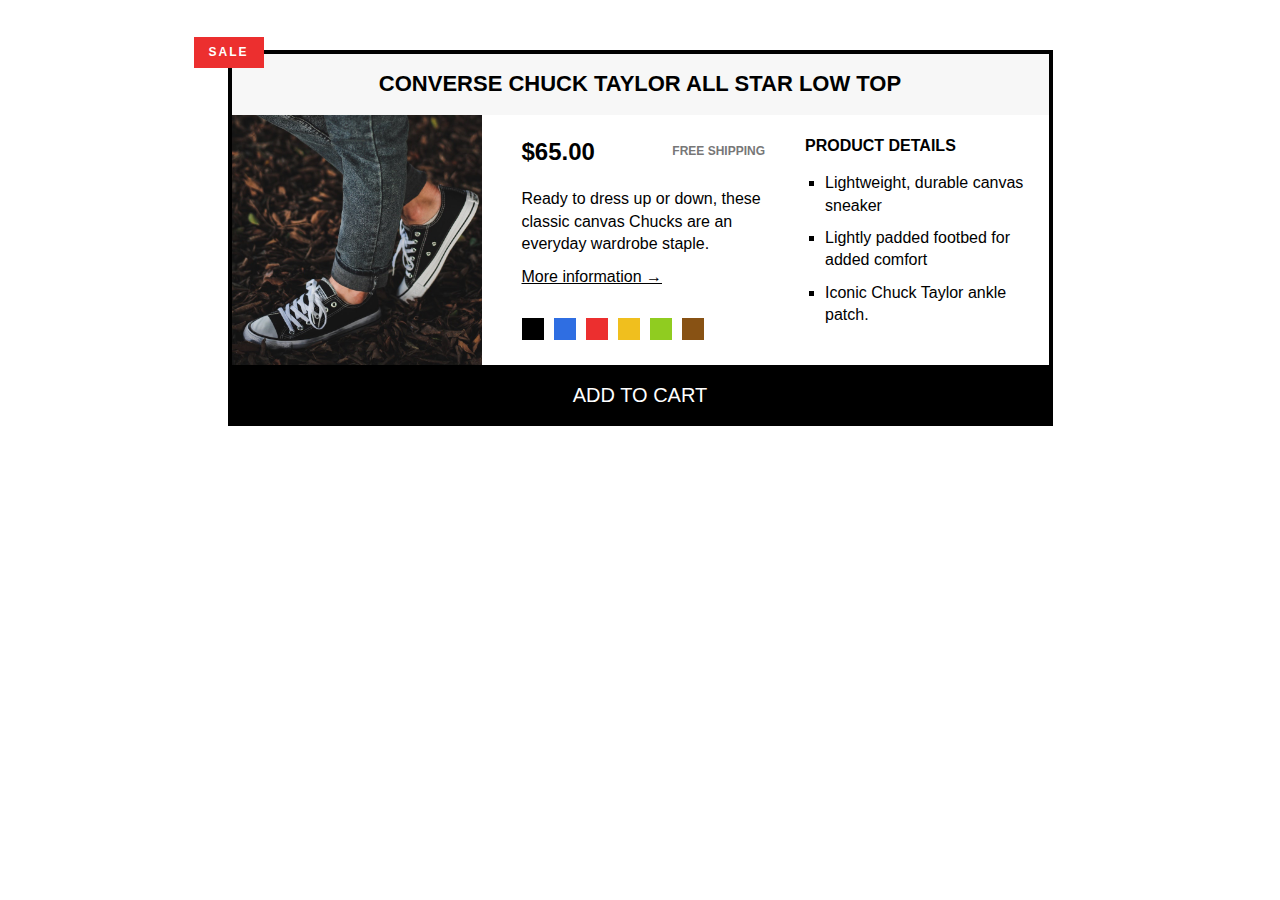
<file: Challenge UDEMY/index.html>
<!DOCTYPE html>
<html lang="en">
  <head>
    <meta charset="UTF-8" />
    <meta http-equiv="X-UA-Compatible" content="IE=edge" />
    <meta name="viewport" content="width=device-width, initial-scale=1.0" />
    <link href="style.css" rel="stylesheet" />
    <title>Document</title>
  </head>
  <body>
    <article class="product">
      <h2 class="product-title">Converse Chuck Taylor All Star Low Top</h2>
      <img
        src="img/ZrTU3VK.jpeg"
        alt="Chuck Taylor All Star Shoe"
        height="250"
        width="250"
        class="product-img"
      />
      <div class="product-info">
        <div class="product-price">
          <p class="price"><strong>$65.00</strong></p>
          <p class="shipping">Free shipping</p>
        </div>
        <p class="sale">Sale</p>

        <p class="product-description">
          Ready to dress up or down, these classic canvas Chucks are an everyday
          wardrobe staple.
        </p>
        <a href="https://converse.com" target="_blank" class="more-info"
          >More information &rarr;</a
        >

        <div class="product-colors">
          <div class="color"></div>
          <div class="color color-blue"></div>
          <div class="color color-red"></div>
          <div class="color color-yellow"></div>
          <div class="color color-green"></div>
          <div class="color color-brown"></div>
        </div>
      </div>

      <div class="product-details">
        <h3 class="details-title">Product details</h3>
        <ul class="details-list">
          <li>Lightweight, durable canvas sneaker</li>
          <li>Lightly padded footbed for added comfort</li>
          <li>Iconic Chuck Taylor ankle patch.</li>
        </ul>
      </div>
      <button class="add-cart">Add to cart</button>
    </article>
  </body>
</html>
</file>
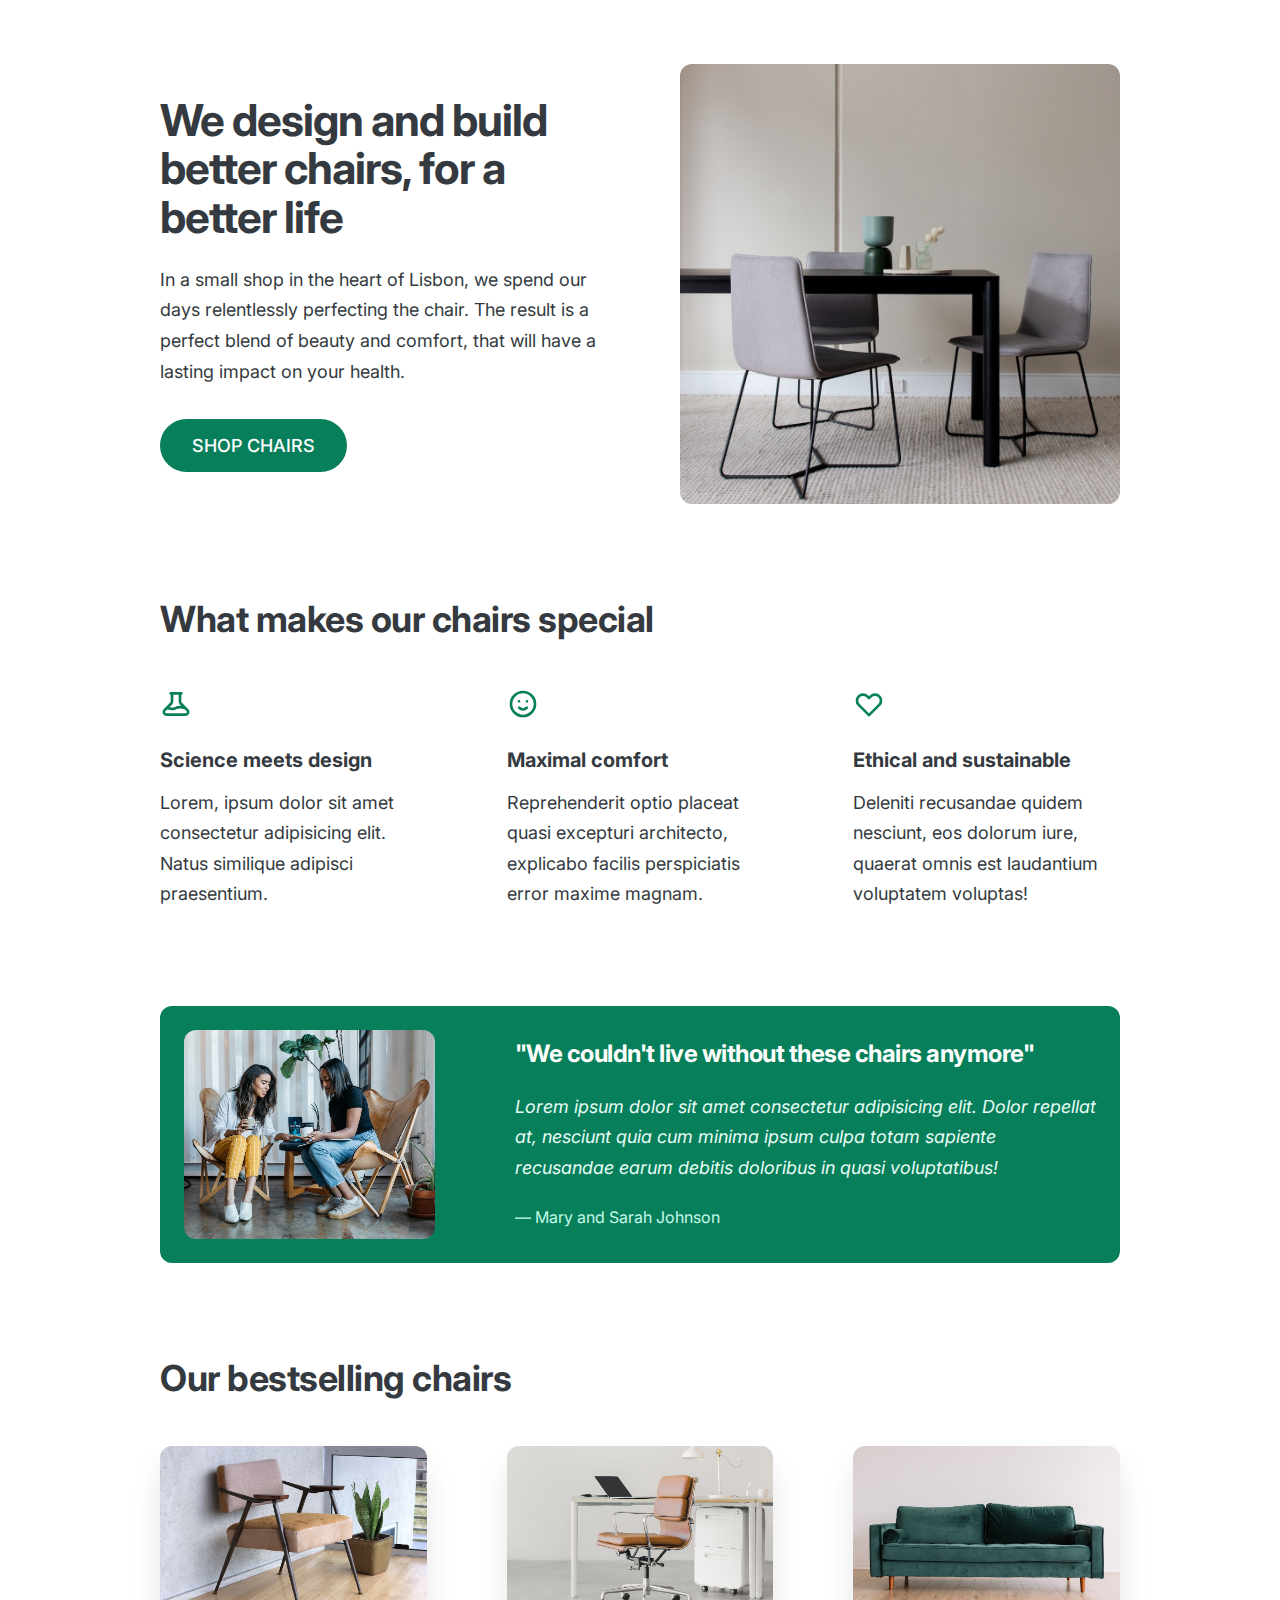
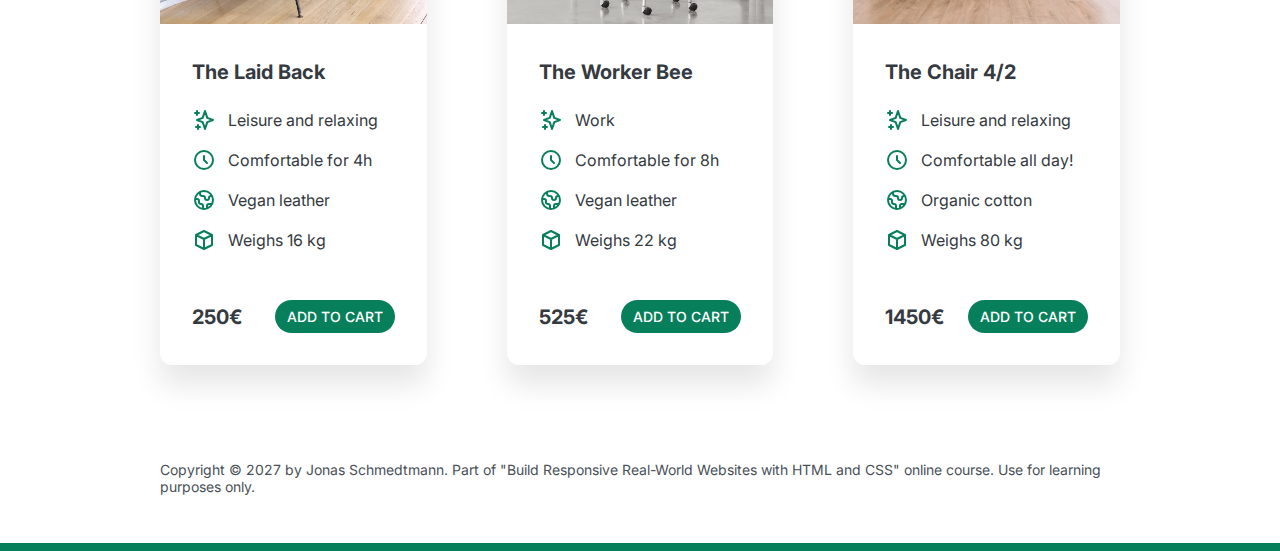
<file: HTML-CSS Design/index.html>
<!DOCTYPE html>
<html lang="en">
  <head>
    <meta charset="UTF-8" />
    <meta http-equiv="X-UA-Compatible" content="IE=edge" />
    <meta name="viewport" content="width=device-width, initial-scale=1.0" />

    <link rel="preconnect" href="https://fonts.googleapis.com" />
    <link rel="preconnect" href="https://fonts.gstatic.com" crossorigin />
    <link
      href="https://fonts.googleapis.com/css2?family=Inter:wght@400;500;700&display=swap"
      rel="stylesheet"
    />

    <link rel="stylesheet" href="style.css" />
    <title>Lisbon Chair Shop</title>
  </head>
  <body>
    <div class="container">
      <header>
        <div class="header-text-box">
          <h1>We design and build better chairs, for a better life</h1>
          <p class="header-text">
            In a small shop in the heart of Lisbon, we spend our days
            relentlessly perfecting the chair. The result is a perfect blend of
            beauty and comfort, that will have a lasting impact on your health.
          </p>
          <a class="btn btn--big" href="#">Shop chairs</a>
        </div>
        <img src="hero.jpg" alt="Photo" />
      </header>

      <section>
        <h2>What makes our chairs special</h2>
        <div class="grid-3-cols">
          <div>
            <svg
              xmlns="http://www.w3.org/2000/svg"
              class="features-icon"
              fill="none"
              viewBox="0 0 24 24"
              stroke="currentColor"
              stroke-width="2"
            >
              <path
                stroke-linecap="round"
                stroke-linejoin="round"
                d="M19.428 15.428a2 2 0 00-1.022-.547l-2.387-.477a6 6 0 00-3.86.517l-.318.158a6 6 0 01-3.86.517L6.05 15.21a2 2 0 00-1.806.547M8 4h8l-1 1v5.172a2 2 0 00.586 1.414l5 5c1.26 1.26.367 3.414-1.415 3.414H4.828c-1.782 0-2.674-2.154-1.414-3.414l5-5A2 2 0 009 10.172V5L8 4z"
              />
            </svg>
            <p class="features-title"><strong>Science meets design</strong></p>
            <p class="features-text">
              Lorem, ipsum dolor sit amet consectetur adipisicing elit. Natus
              similique adipisci praesentium.
            </p>
          </div>

          <div>
            <svg
              xmlns="http://www.w3.org/2000/svg"
              class="features-icon"
              fill="none"
              viewBox="0 0 24 24"
              stroke="currentColor"
              stroke-width="2"
            >
              <path
                stroke-linecap="round"
                stroke-linejoin="round"
                d="M14.828 14.828a4 4 0 01-5.656 0M9 10h.01M15 10h.01M21 12a9 9 0 11-18 0 9 9 0 0118 0z"
              />
            </svg>
            <p class="features-title">
              <strong>Maximal comfort</strong>
            </p>
            <p class="features-text">
              Reprehenderit optio placeat quasi excepturi architecto, explicabo
              facilis perspiciatis error maxime magnam.
            </p>
          </div>

          <div>
            <svg
              xmlns="http://www.w3.org/2000/svg"
              class="features-icon"
              fill="none"
              viewBox="0 0 24 24"
              stroke="currentColor"
              stroke-width="2"
            >
              <path
                stroke-linecap="round"
                stroke-linejoin="round"
                d="M4.318 6.318a4.5 4.5 0 000 6.364L12 20.364l7.682-7.682a4.5 4.5 0 00-6.364-6.364L12 7.636l-1.318-1.318a4.5 4.5 0 00-6.364 0z"
              />
            </svg>
            <p class="features-title">
              <strong>Ethical and sustainable</strong>
            </p>
            <p class="features-text">
              Deleniti recusandae quidem nesciunt, eos dolorum iure, quaerat
              omnis est laudantium voluptatem voluptas!
            </p>
          </div>
        </div>
      </section>

      <section class="testimonial-section">
        <div class="grid-3-cols">
          <img src="customers.jpg" alt="People sitting on chairs" />
          <div class="testimonial-box">
            <h2>"We couldn't live without these chairs anymore"</h2>
            <blockquote class="testimonial-text">
              Lorem ipsum dolor sit amet consectetur adipisicing elit. Dolor
              repellat at, nesciunt quia cum minima ipsum culpa totam sapiente
              recusandae earum debitis doloribus in quasi voluptatibus!
            </blockquote>
            <p class="testimonial-author">&mdash; Mary and Sarah Johnson</p>
          </div>
        </div>
      </section>

      <section>
        <h2>Our bestselling chairs</h2>
        <div class="grid-3-cols">
          <figure class="chair">
            <img src="chair-1.jpg" alt="Chair" />
            <div class="chair-box">
              <h3>The Laid Back</h3>
              <ul class="chair-details">
                <li>
                  <svg
                    xmlns="http://www.w3.org/2000/svg"
                    class="chair-icon"
                    fill="none"
                    viewBox="0 0 24 24"
                    stroke="currentColor"
                    stroke-width="2"
                  >
                    <path
                      stroke-linecap="round"
                      stroke-linejoin="round"
                      d="M5 3v4M3 5h4M6 17v4m-2-2h4m5-16l2.286 6.857L21 12l-5.714 2.143L13 21l-2.286-6.857L5 12l5.714-2.143L13 3z"
                    />
                  </svg>
                  <!-- Span is a generic INLINE text element, it doesn't have any meaning. It's like a div element, but inline -->
                  <span>Leisure and relaxing</span>
                </li>
                <li>
                  <svg
                    xmlns="http://www.w3.org/2000/svg"
                    class="chair-icon"
                    fill="none"
                    viewBox="0 0 24 24"
                    stroke="currentColor"
                    stroke-width="2"
                  >
                    <path
                      stroke-linecap="round"
                      stroke-linejoin="round"
                      d="M12 8v4l3 3m6-3a9 9 0 11-18 0 9 9 0 0118 0z"
                    />
                  </svg>
                  <span>Comfortable for 4h</span>
                </li>
                <li>
                  <svg
                    xmlns="http://www.w3.org/2000/svg"
                    class="chair-icon"
                    fill="none"
                    viewBox="0 0 24 24"
                    stroke="currentColor"
                    stroke-width="2"
                  >
                    <path
                      stroke-linecap="round"
                      stroke-linejoin="round"
                      d="M3.055 11H5a2 2 0 012 2v1a2 2 0 002 2 2 2 0 012 2v2.945M8 3.935V5.5A2.5 2.5 0 0010.5 8h.5a2 2 0 012 2 2 2 0 104 0 2 2 0 012-2h1.064M15 20.488V18a2 2 0 012-2h3.064M21 12a9 9 0 11-18 0 9 9 0 0118 0z"
                    />
                  </svg>
                  <span>Vegan leather</span>
                </li>
                <li>
                  <svg
                    xmlns="http://www.w3.org/2000/svg"
                    class="chair-icon"
                    fill="none"
                    viewBox="0 0 24 24"
                    stroke="currentColor"
                    stroke-width="2"
                  >
                    <path
                      stroke-linecap="round"
                      stroke-linejoin="round"
                      d="M20 7l-8-4-8 4m16 0l-8 4m8-4v10l-8 4m0-10L4 7m8 4v10M4 7v10l8 4"
                    />
                  </svg>
                  <span>Weighs 16 kg</span>
                </li>
              </ul>
              <div class="chair-price">
                <strong>250€</strong>
                <a href="#" class="btn btn--small">Add to cart</a>
              </div>
            </div>
          </figure>

          <figure class="chair">
            <img src="chair-2.jpg" alt="Chair" />
            <div class="chair-box">
              <h3>The Worker Bee</h3>
              <ul class="chair-details">
                <li>
                  <svg
                    xmlns="http://www.w3.org/2000/svg"
                    class="chair-icon"
                    fill="none"
                    viewBox="0 0 24 24"
                    stroke="currentColor"
                    stroke-width="2"
                  >
                    <path
                      stroke-linecap="round"
                      stroke-linejoin="round"
                      d="M5 3v4M3 5h4M6 17v4m-2-2h4m5-16l2.286 6.857L21 12l-5.714 2.143L13 21l-2.286-6.857L5 12l5.714-2.143L13 3z"
                    />
                  </svg>
                  <span>Work</span>
                </li>
                <li>
                  <svg
                    xmlns="http://www.w3.org/2000/svg"
                    class="chair-icon"
                    fill="none"
                    viewBox="0 0 24 24"
                    stroke="currentColor"
                    stroke-width="2"
                  >
                    <path
                      stroke-linecap="round"
                      stroke-linejoin="round"
                      d="M12 8v4l3 3m6-3a9 9 0 11-18 0 9 9 0 0118 0z"
                    />
                  </svg>
                  <span>Comfortable for 8h</span>
                </li>
                <li>
                  <svg
                    xmlns="http://www.w3.org/2000/svg"
                    class="chair-icon"
                    fill="none"
                    viewBox="0 0 24 24"
                    stroke="currentColor"
                    stroke-width="2"
                  >
                    <path
                      stroke-linecap="round"
                      stroke-linejoin="round"
                      d="M3.055 11H5a2 2 0 012 2v1a2 2 0 002 2 2 2 0 012 2v2.945M8 3.935V5.5A2.5 2.5 0 0010.5 8h.5a2 2 0 012 2 2 2 0 104 0 2 2 0 012-2h1.064M15 20.488V18a2 2 0 012-2h3.064M21 12a9 9 0 11-18 0 9 9 0 0118 0z"
                    />
                  </svg>
                  <span>Vegan leather</span>
                </li>
                <li>
                  <svg
                    xmlns="http://www.w3.org/2000/svg"
                    class="chair-icon"
                    fill="none"
                    viewBox="0 0 24 24"
                    stroke="currentColor"
                    stroke-width="2"
                  >
                    <path
                      stroke-linecap="round"
                      stroke-linejoin="round"
                      d="M20 7l-8-4-8 4m16 0l-8 4m8-4v10l-8 4m0-10L4 7m8 4v10M4 7v10l8 4"
                    />
                  </svg>
                  <span>Weighs 22 kg</span>
                </li>
              </ul>
              <div class="chair-price">
                <strong>525€</strong>
                <a href="#" class="btn btn--small">Add to cart</a>
              </div>
            </div>
          </figure>

          <figure class="chair">
            <img src="chair-3.jpg" alt="Chair" />
            <div class="chair-box">
              <h3>The Chair 4/2</h3>
              <ul class="chair-details">
                <li>
                  <svg
                    xmlns="http://www.w3.org/2000/svg"
                    class="chair-icon"
                    fill="none"
                    viewBox="0 0 24 24"
                    stroke="currentColor"
                    stroke-width="2"
                  >
                    <path
                      stroke-linecap="round"
                      stroke-linejoin="round"
                      d="M5 3v4M3 5h4M6 17v4m-2-2h4m5-16l2.286 6.857L21 12l-5.714 2.143L13 21l-2.286-6.857L5 12l5.714-2.143L13 3z"
                    />
                  </svg>
                  <span>Leisure and relaxing</span>
                </li>
                <li>
                  <svg
                    xmlns="http://www.w3.org/2000/svg"
                    class="chair-icon"
                    fill="none"
                    viewBox="0 0 24 24"
                    stroke="currentColor"
                    stroke-width="2"
                  >
                    <path
                      stroke-linecap="round"
                      stroke-linejoin="round"
                      d="M12 8v4l3 3m6-3a9 9 0 11-18 0 9 9 0 0118 0z"
                    />
                  </svg>
                  <span>Comfortable all day!</span>
                </li>
                <li>
                  <svg
                    xmlns="http://www.w3.org/2000/svg"
                    class="chair-icon"
                    fill="none"
                    viewBox="0 0 24 24"
                    stroke="currentColor"
                    stroke-width="2"
                  >
                    <path
                      stroke-linecap="round"
                      stroke-linejoin="round"
                      d="M3.055 11H5a2 2 0 012 2v1a2 2 0 002 2 2 2 0 012 2v2.945M8 3.935V5.5A2.5 2.5 0 0010.5 8h.5a2 2 0 012 2 2 2 0 104 0 2 2 0 012-2h1.064M15 20.488V18a2 2 0 012-2h3.064M21 12a9 9 0 11-18 0 9 9 0 0118 0z"
                    />
                  </svg>
                  <span>Organic cotton</span>
                </li>
                <li>
                  <svg
                    xmlns="http://www.w3.org/2000/svg"
                    class="chair-icon"
                    fill="none"
                    viewBox="0 0 24 24"
                    stroke="currentColor"
                    stroke-width="2"
                  >
                    <path
                      stroke-linecap="round"
                      stroke-linejoin="round"
                      d="M20 7l-8-4-8 4m16 0l-8 4m8-4v10l-8 4m0-10L4 7m8 4v10M4 7v10l8 4"
                    />
                  </svg>
                  <span>Weighs 80 kg</span>
                </li>
              </ul>
              <div class="chair-price">
                <strong>1450€</strong>
                <a href="#" class="btn btn--small">Add to cart</a>
              </div>
            </div>
          </figure>
        </div>
      </section>

      <footer>
        Copyright &copy; 2027 by Jonas Schmedtmann. Part of "Build Responsive
        Real-World Websites with HTML and CSS" online course. Use for learning
        purposes only.
      </footer>
    </div>
  </body>
</html>
</file>
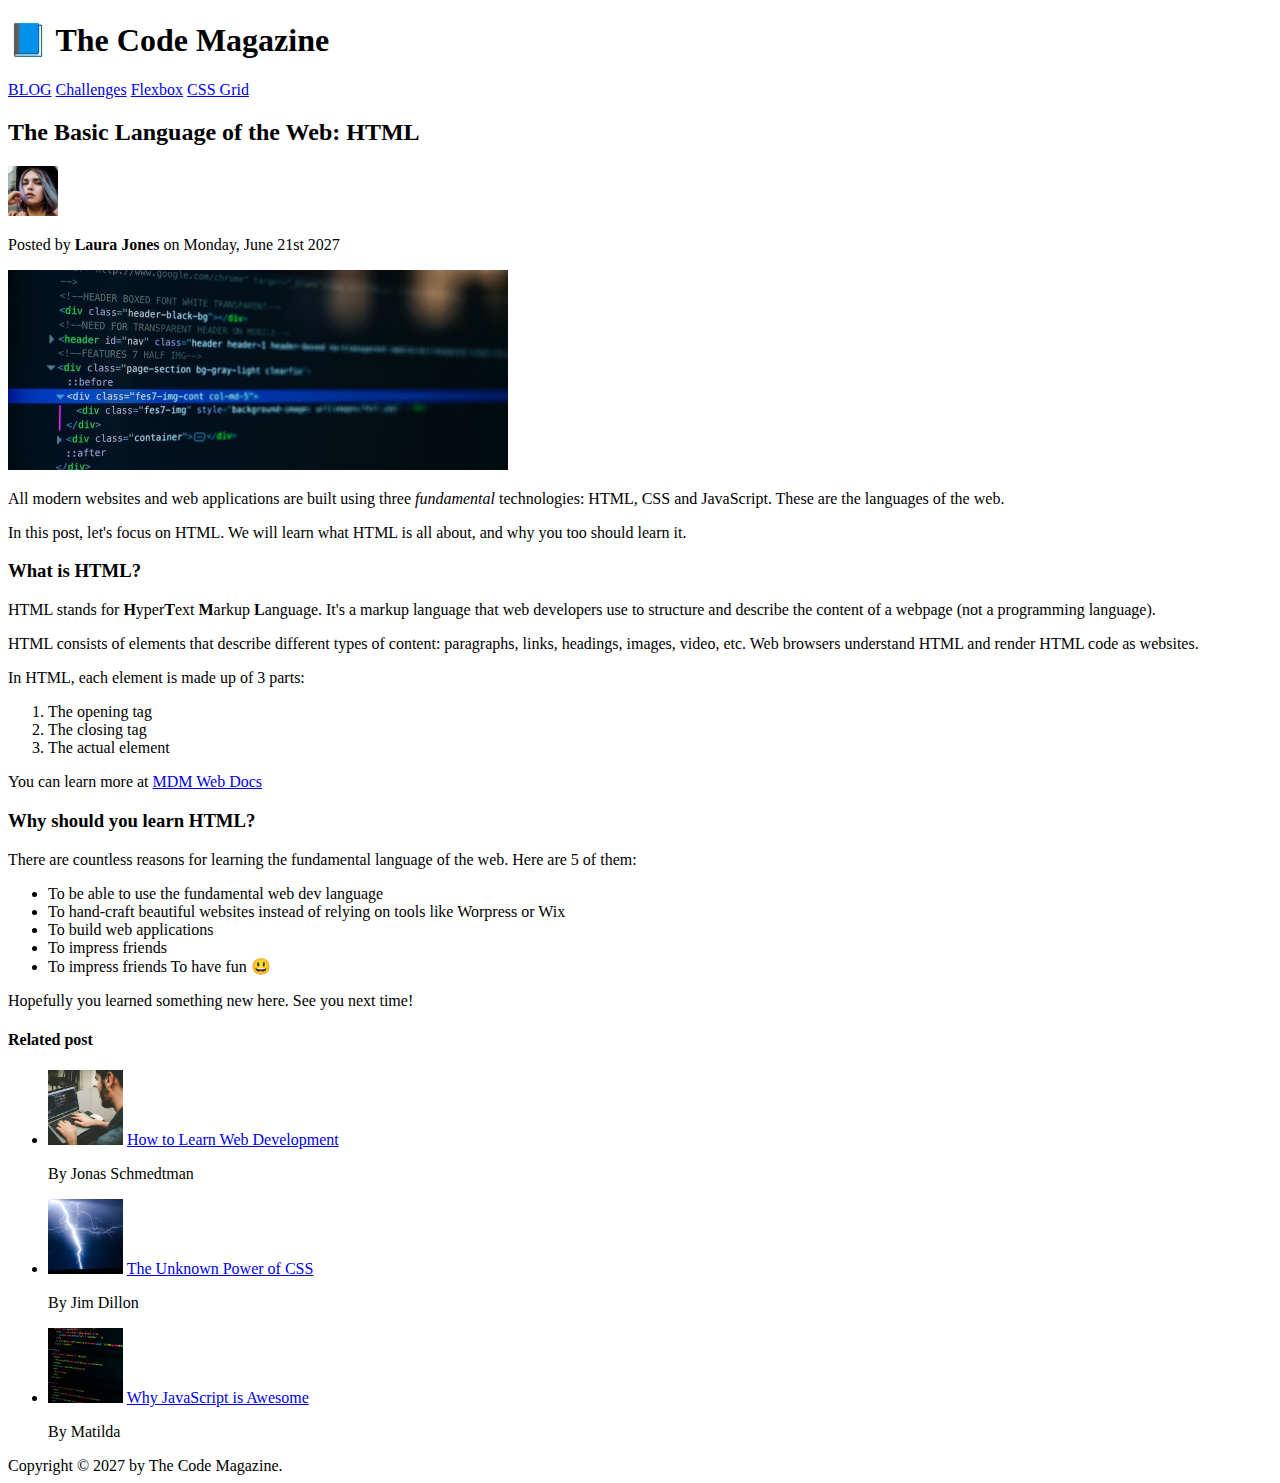
<file: HTML-CSS exercise/02-HTML-Fundamentals/index.html>
<!DOCTYPE html>
<html lang="en">
  <head>
    <meta charset="UTF-8" />
    <title>The Basic Language of the Web: HTML</title>
  </head>

  <body>
    <!--
    <h1>The Basic Language of the Web: HTML</h1>
    <h2>The Basic Language of the Web: HTML</h2>
    <h3>The Basic Language of the Web: HTML</h3>
    <h4>The Basic Language of the Web: HTML</h4>
    <h5>The Basic Language of the Web: HTML</h5>
    <h6>The Basic Language of the Web: HTML</h6>
    -->
    <header>
      <h1>📘 The Code Magazine</h1>

      <nav>
        <a href="blog.html">BLOG</a>
        <a href="#">Challenges</a>
        <a href="#">Flexbox</a>
        <a href="#">CSS Grid</a>
      </nav>
    </header>

    <article>
      <header>
        <h2>The Basic Language of the Web: HTML</h2>

        <img
          src="img/laura-jones.jpg"
          alt="HTML code on a screen"
          width="50"
          height="50"
        />

        <p>Posted by <strong>Laura Jones</strong> on Monday, June 21st 2027</p>

        <img
          src="img/post-img.jpg"
          alt="HTML code on a screen"
          width="500"
          height="200"
        />
      </header>

      <p>
        All modern websites and web applications are built using three
        <em>fundamental</em>
        technologies: HTML, CSS and JavaScript. These are the languages of the
        web.
      </p>

      <p>
        In this post, let's focus on HTML. We will learn what HTML is all about,
        and why you too should learn it.
      </p>

      <h3>What is HTML?</h3>
      <p>
        HTML stands for <strong>H</strong>yper<strong>T</strong>ext
        <strong>M</strong>arkup <strong>L</strong>anguage. It's a markup
        language that web developers use to structure and describe the content
        of a webpage (not a programming language).
      </p>
      <p>
        HTML consists of elements that describe different types of content:
        paragraphs, links, headings, images, video, etc. Web browsers understand
        HTML and render HTML code as websites.
      </p>
      <p>In HTML, each element is made up of 3 parts:</p>

      <ol>
        <li>The opening tag</li>
        <li>The closing tag</li>
        <li>The actual element</li>
      </ol>

      <p>
        You can learn more at
        <a
          href="https://developer.mozilla.org/en-US/docs/Web/HTML"
          target="_blank"
          >MDM Web Docs</a
        >
      </p>

      <h3>Why should you learn HTML?</h3>
      <p>
        There are countless reasons for learning the fundamental language of the
        web. Here are 5 of them:
      </p>

      <ul>
        <li>To be able to use the fundamental web dev language</li>
        <li>
          To hand-craft beautiful websites instead of relying on tools like
          Worpress or Wix
        </li>
        <li>To build web applications</li>
        <li>To impress friends</li>
        <li>To impress friends To have fun 😃</li>
      </ul>

      <p>Hopefully you learned something new here. See you next time!</p>
    </article>

    <aside>
      <h4>Related post</h4>
      <ul>
        <li>
          <img
            src="img/related-1.jpg"
            alt="HTML code on a screen"
            width="75"
            height="75"
          />
          <a href="#">How to Learn Web Development</a>
          <p>By Jonas Schmedtman</p>
        </li>

        <li>
          <img
            src="img/related-2.jpg"
            alt="HTML code on a screen"
            width="75"
            height="75"
          />
          <a href="#">The Unknown Power of CSS</a>
          <p>By Jim Dillon</p>
        </li>

        <li>
          <img
            src="img/related-3.jpg"
            alt="HTML code on a screen"
            width="75"
            height="75"
          />
          <a href="#">Why JavaScript is Awesome</a>
          <p>By Matilda</p>
        </li>
      </ul>
    </aside>

    <footer>Copyright &copy; 2027 by The Code Magazine.</footer>
  </body>
</html>
</file>
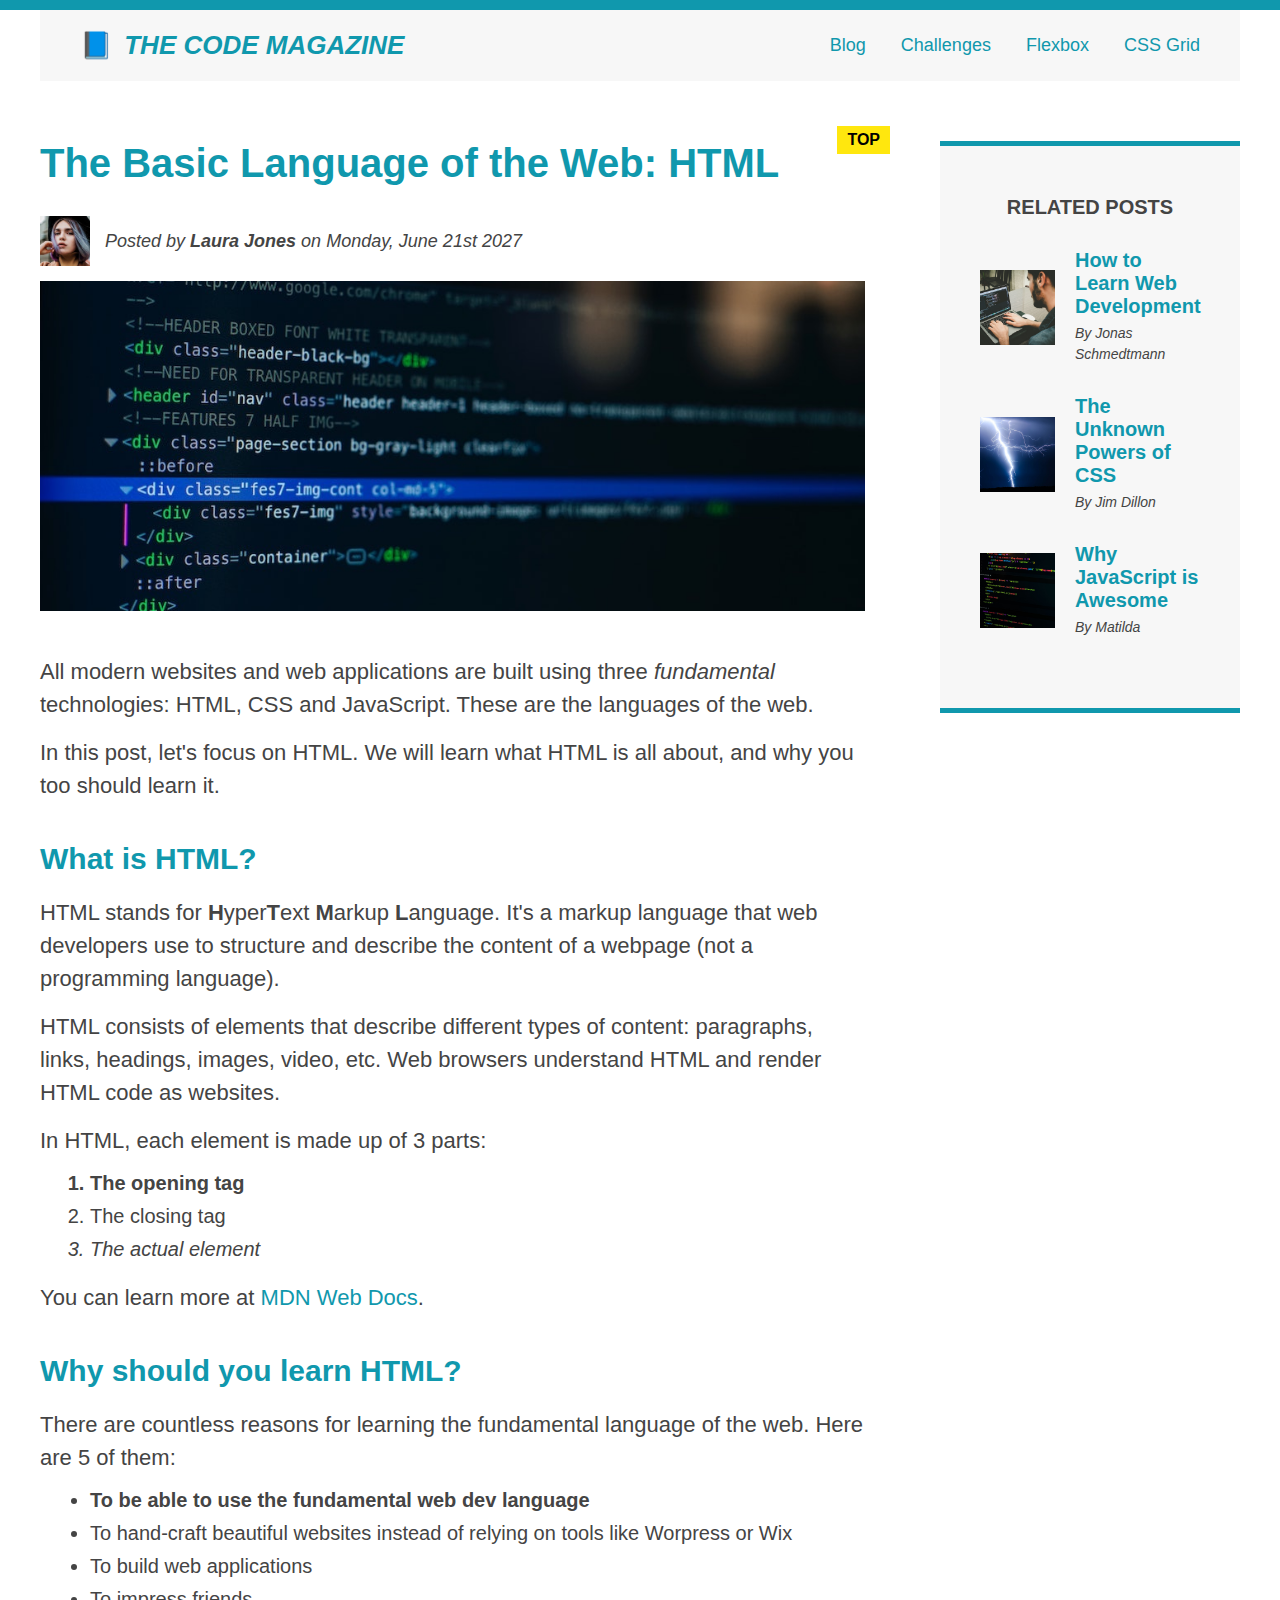
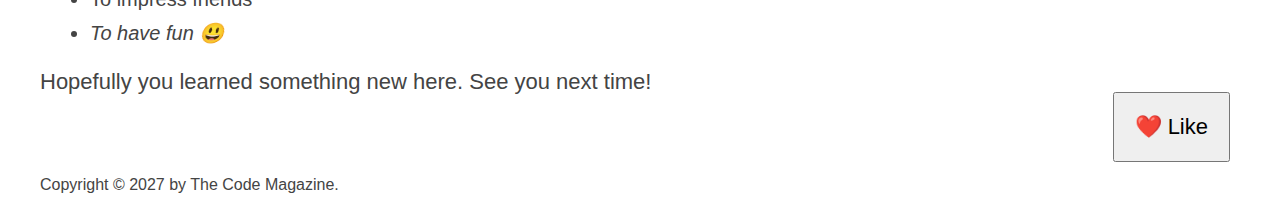
<file: HTML-CSS exercise/03-CSS-Fundamentals/index.html>
<!DOCTYPE html>
<html lang="en">
  <head>
    <meta charset="UTF-8" />
    <link href="style.css" rel="stylesheet" />

    <title>The Basic Language of the Web: HTML</title>
  </head>

  <body>
    <!--
    <h1>The Basic Language of the Web: HTML</h1>
    <h2>The Basic Language of the Web: HTML</h2>
    <h3>The Basic Language of the Web: HTML</h3>
    <h4>The Basic Language of the Web: HTML</h4>
    <h5>The Basic Language of the Web: HTML</h5>
    <h6>The Basic Language of the Web: HTML</h6>
    -->

    <div class="container">
      <header class="main-header clearfix">
        <h1>📘 The Code Magazine</h1>

        <nav>
          <!-- <strong>This is the navigation</strong> -->
          <a href="blog.html">Blog</a>
          <a href="#">Challenges</a>
          <a href="flexbox.html">Flexbox</a>
          <a href="css-grid.html">CSS Grid</a>
        </nav>

        <!-- <div class="clear"></div> -->
      </header>

      <!-- ONLY NECESSARY FOR FLEXBOX -->
      <!-- <div class="row"> -->
      <article>
        <header class="post-header">
          <h2>The Basic Language of the Web: HTML</h2>

          <div class="author-box">
            <img
              src="img/laura-jones.jpg"
              alt="Headshot of Laura Jones"
              height="50"
              width="50"
              class="author-img"
            />

            <p id="author" class="author">
              Posted by <strong>Laura Jones</strong> on Monday, June 21st 2027
            </p>
          </div>

          <img
            src="img/post-img.jpg"
            alt="HTML code on a screen"
            width="500"
            height="200"
            class="post-img"
          />
          <button>❤️ Like</button>
        </header>

        <p>
          All modern websites and web applications are built using three
          <em>fundamental</em>
          technologies: HTML, CSS and JavaScript. These are the languages of the
          web.
        </p>

        <p>
          In this post, let's focus on HTML. We will learn what HTML is all
          about, and why you too should learn it.
        </p>

        <h3>What is HTML?</h3>
        <p>
          HTML stands for <strong>H</strong>yper<strong>T</strong>ext
          <strong>M</strong>arkup <strong>L</strong>anguage. It's a markup
          language that web developers use to structure and describe the content
          of a webpage (not a programming language).
        </p>
        <p>
          HTML consists of elements that describe different types of content:
          paragraphs, links, headings, images, video, etc. Web browsers
          understand HTML and render HTML code as websites.
        </p>
        <p>In HTML, each element is made up of 3 parts:</p>

        <ol>
          <li class="first-li">The opening tag</li>
          <li>The closing tag</li>
          <li>The actual element</li>
        </ol>

        <p>
          You can learn more at
          <a
            href="https://developer.mozilla.org/en-US/docs/Web/HTML"
            target="_blank"
            >MDN Web Docs</a
          >.
        </p>

        <h3>Why should you learn HTML?</h3>

        <p>
          There are countless reasons for learning the fundamental language of
          the web. Here are 5 of them:
        </p>

        <ul>
          <li class="first-li">
            To be able to use the fundamental web dev language
          </li>
          <li>
            To hand-craft beautiful websites instead of relying on tools like
            Worpress or Wix
          </li>
          <li>To build web applications</li>
          <li>To impress friends</li>
          <li>To have fun 😃</li>
        </ul>

        <p>Hopefully you learned something new here. See you next time!</p>
      </article>

      <aside>
        <h4>Related posts</h4>

        <ul class="related">
          <li class="related-post">
            <img
              src="img/related-1.jpg"
              alt="Person programming"
              width="75"
              height="75"
            />
            <div>
              <a href="#" class="related-link">How to Learn Web Development</a>
              <p class="related-author">By Jonas Schmedtmann</p>
            </div>
          </li>
          <li class="related-post">
            <img
              src="img/related-2.jpg"
              alt="Lightning"
              width="75"
              height="75"
            />
            <div>
              <a href="#" class="related-link">The Unknown Powers of CSS</a>
              <p class="related-author">By Jim Dillon</p>
            </div>
          </li>
          <li class="related-post">
            <img
              src="img/related-3.jpg"
              alt="JavaScript code on a screen"
              width="75"
              height="75"
            />
            <div>
              <a href="#" class="related-link">Why JavaScript is Awesome</a>
              <p class="related-author">By Matilda</p>
            </div>
          </li>
        </ul>
      </aside>
      <!-- </div> -->

      <footer>
        <p id="copyright" class="copyright text">
          Copyright &copy; 2027 by The Code Magazine.
        </p>
      </footer>
    </div>
  </body>
</html>
</file>
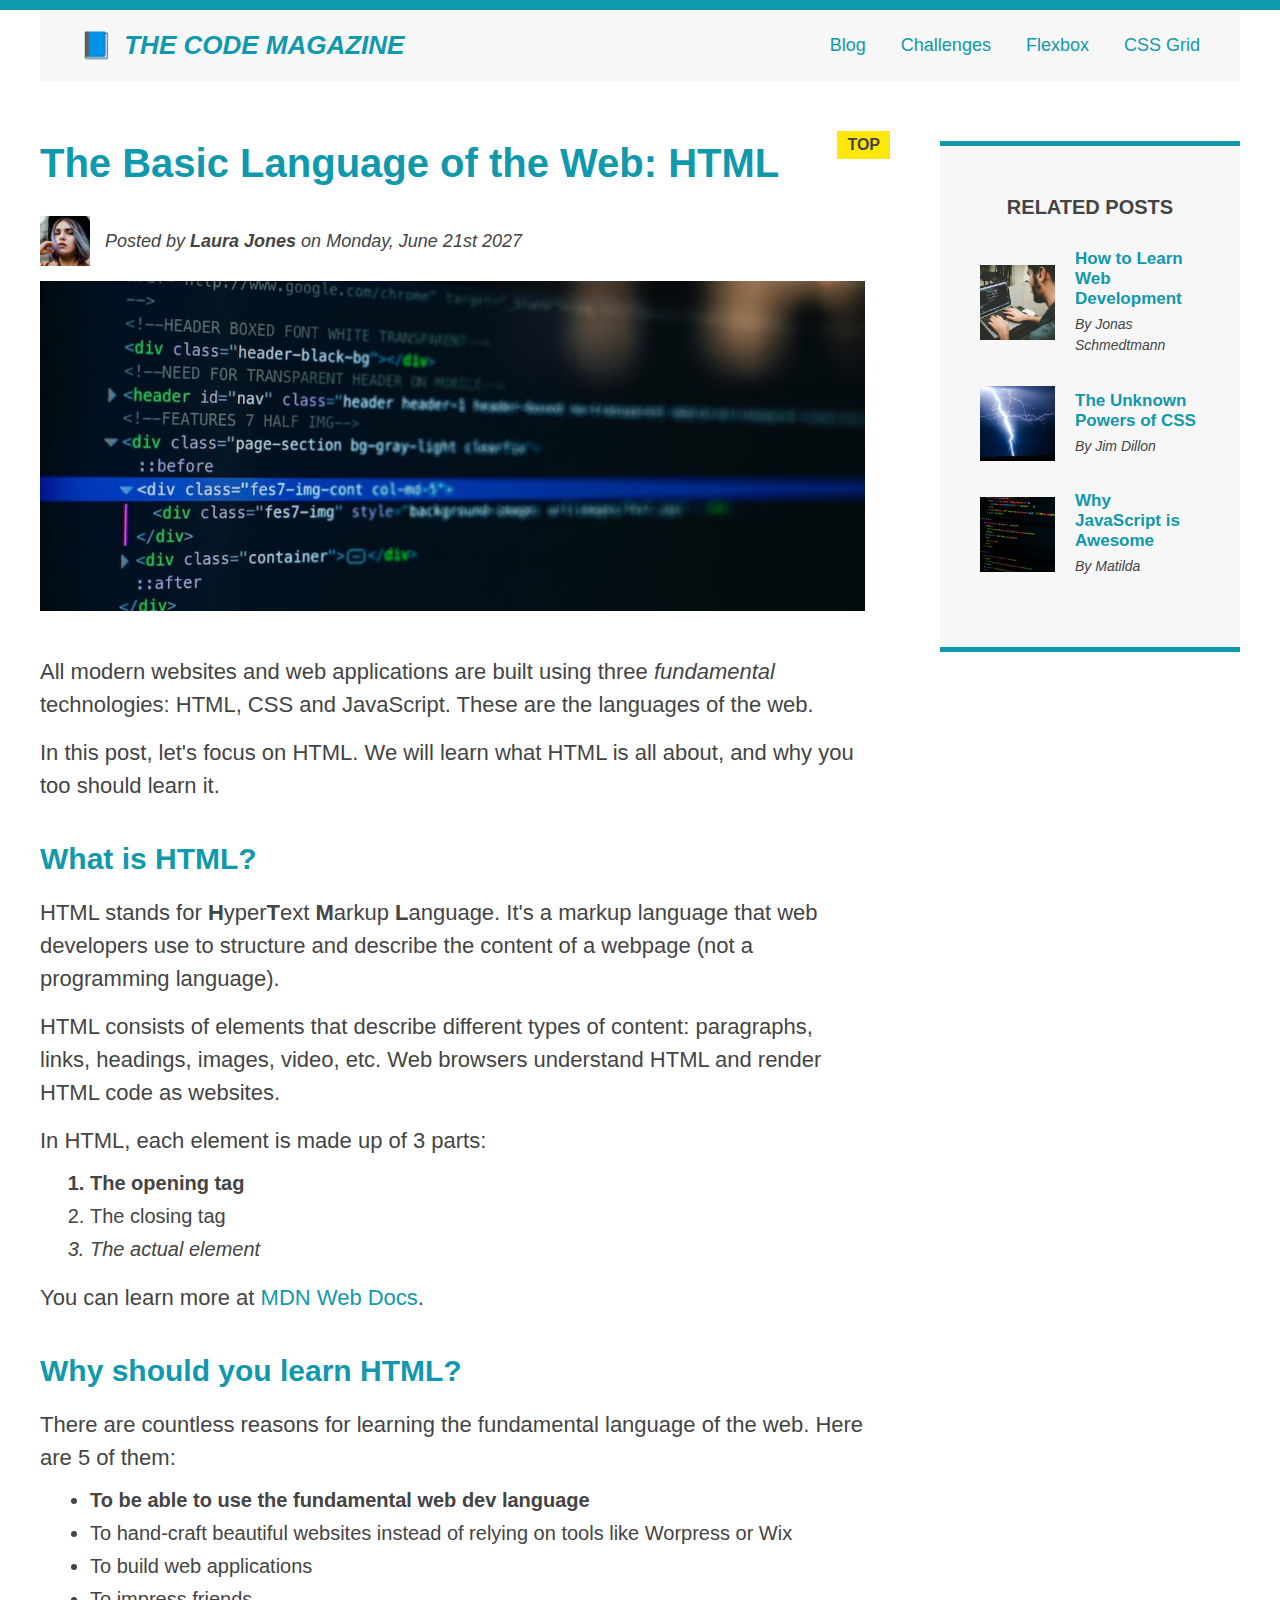
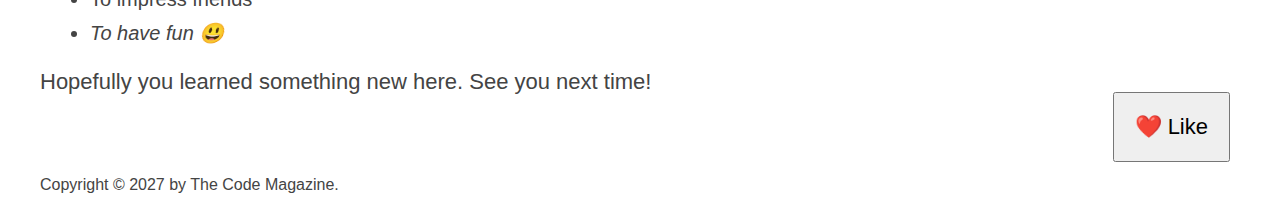
<file: HTML-CSS exercise/04-CSS-Layouts/index.html>
<!DOCTYPE html>
<html lang="en">
  <head>
    <meta charset="UTF-8" />
    <link href="style.css" rel="stylesheet" />

    <title>The Basic Language of the Web: HTML</title>
  </head>

  <body>
    <!--
    <h1>The Basic Language of the Web: HTML</h1>
    <h2>The Basic Language of the Web: HTML</h2>
    <h3>The Basic Language of the Web: HTML</h3>
    <h4>The Basic Language of the Web: HTML</h4>
    <h5>The Basic Language of the Web: HTML</h5>
    <h6>The Basic Language of the Web: HTML</h6>
    -->

    <div class="container">
      <header class="main-header clearfix">
        <h1>📘 The Code Magazine</h1>

        <nav>
          <!-- <strong>This is the navigation</strong> -->
          <a href="blog.html">Blog</a>
          <a href="#">Challenges</a>
          <a href="flexbox.html">Flexbox</a>
          <a href="css-grid.html">CSS Grid</a>
        </nav>

        <!-- <div class="clear"></div> -->
      </header>

      <!-- ONLY NECESSARY FOR FLEXBOX -->
      <!-- <div class="row"> -->
      <article>
        <header class="post-header">
          <h2>The Basic Language of the Web: HTML</h2>

          <div class="author-box">
            <img
              src="img/laura-jones.jpg"
              alt="Headshot of Laura Jones"
              height="50"
              width="50"
              class="author-img"
            />

            <p id="author" class="author">
              Posted by <strong>Laura Jones</strong> on Monday, June 21st 2027
            </p>
          </div>

          <img
            src="img/post-img.jpg"
            alt="HTML code on a screen"
            width="500"
            height="200"
            class="post-img"
          />
          <button>❤️ Like</button>
        </header>

        <p>
          All modern websites and web applications are built using three
          <em>fundamental</em>
          technologies: HTML, CSS and JavaScript. These are the languages of the
          web.
        </p>

        <p>
          In this post, let's focus on HTML. We will learn what HTML is all
          about, and why you too should learn it.
        </p>

        <h3>What is HTML?</h3>
        <p>
          HTML stands for <strong>H</strong>yper<strong>T</strong>ext
          <strong>M</strong>arkup <strong>L</strong>anguage. It's a markup
          language that web developers use to structure and describe the content
          of a webpage (not a programming language).
        </p>
        <p>
          HTML consists of elements that describe different types of content:
          paragraphs, links, headings, images, video, etc. Web browsers
          understand HTML and render HTML code as websites.
        </p>
        <p>In HTML, each element is made up of 3 parts:</p>

        <ol>
          <li class="first-li">The opening tag</li>
          <li>The closing tag</li>
          <li>The actual element</li>
        </ol>

        <p>
          You can learn more at
          <a
            href="https://developer.mozilla.org/en-US/docs/Web/HTML"
            target="_blank"
            >MDN Web Docs</a
          >.
        </p>

        <h3>Why should you learn HTML?</h3>

        <p>
          There are countless reasons for learning the fundamental language of
          the web. Here are 5 of them:
        </p>

        <ul>
          <li class="first-li">
            To be able to use the fundamental web dev language
          </li>
          <li>
            To hand-craft beautiful websites instead of relying on tools like
            Worpress or Wix
          </li>
          <li>To build web applications</li>
          <li>To impress friends</li>
          <li>To have fun 😃</li>
        </ul>

        <p>Hopefully you learned something new here. See you next time!</p>
      </article>

      <aside>
        <h4>Related posts</h4>

        <ul class="related">
          <li class="related-post">
            <img
              src="img/related-1.jpg"
              alt="Person programming"
              width="75"
              height="75"
            />
            <div>
              <a href="#" class="related-link">How to Learn Web Development</a>
              <p class="related-author">By Jonas Schmedtmann</p>
            </div>
          </li>
          <li class="related-post">
            <img
              src="img/related-2.jpg"
              alt="Lightning"
              width="75"
              height="75"
            />
            <div>
              <a href="#" class="related-link">The Unknown Powers of CSS</a>
              <p class="related-author">By Jim Dillon</p>
            </div>
          </li>
          <li class="related-post">
            <img
              src="img/related-3.jpg"
              alt="JavaScript code on a screen"
              width="75"
              height="75"
            />
            <div>
              <a href="#" class="related-link">Why JavaScript is Awesome</a>
              <p class="related-author">By Matilda</p>
            </div>
          </li>
        </ul>
      </aside>
      <!-- </div> -->

      <footer>
        <p id="copyright" class="copyright text">
          Copyright &copy; 2027 by The Code Magazine.
        </p>
      </footer>
    </div>
  </body>
</html>
</file>
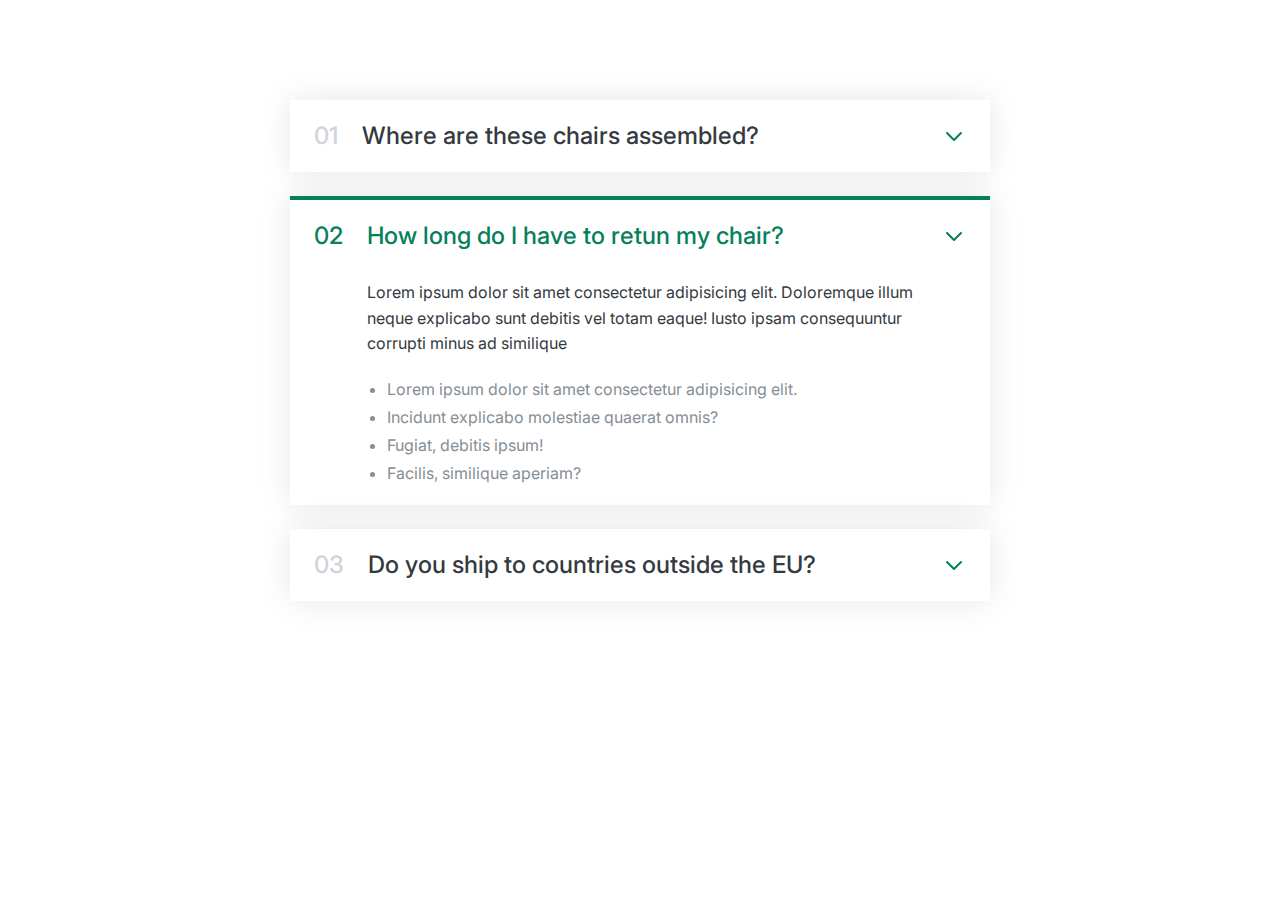
<file: HTML-CSS Components/01-accordion.html>
<!DOCTYPE html>
<html lang="en">
  <head>
    <meta charset="UTF-8" />
    <meta http-equiv="X-UA-Compatible" content="IE=edge" />
    <meta name="viewport" content="width=device-width, initial-scale=1.0" />
    <link
      href="https://fonts.googleapis.com/css2?family=Inter:wght@400;500;700&display=swap"
      rel="stylesheet"
    />
    <title>Accordion Component</title>

    <style>
      /*
      SPACING SYSTEM (px)
      2 / 4 / 8 / 12 / 16 / 24 / 32 / 48 / 64 / 80 / 96 / 128
      
      FONT SIZE SYSTEM (px)
      10 / 12 / 14 / 16 / 18 / 20 / 24 / 30 / 36 / 44 / 52 / 62 / 74 / 86 / 98
      */

      /* 
      MAIN COLOR: #087f5b 
      GREY COLOR: #343a40
      */
      * {
        margin: 0;
        padding: 0;
        box-sizing: border-box;
      }

      body {
        font-family: "Inter", sans-serif;
        color: #343a40;
        line-height: 1;
      }

      .accordion {
        width: 700px;
        margin: 100px auto;

        display: flex;
        flex-direction: column;
        gap: 24px;
      }

      .item {
        box-shadow: 0 0 32px rgba(0, 0, 0, 0.1);
        padding: 24px;

        display: grid;
        grid-template-columns: auto 1fr auto;
        column-gap: 24px;
        row-gap: 32px;
        align-items: center;
      }

      .number,
      .text {
        font-size: 24px;
        font-weight: 500;
        /* color: #087f5b; */
      }

      .number {
        color: #ced4da;
      }

      .icon {
        width: 24px;
        height: 24px;
        stroke: #087f5b;
      }

      .hidden-box {
        grid-column: 2;
        display: none;
      }

      .hidden-box p {
        line-height: 1.6;
        margin-bottom: 24px;
      }
      .hidden-box ul {
        color: #868e96;
        margin-left: 20px;

        display: flex;
        flex-direction: column;
        gap: 12px;
      }

      /* OPEN STATE */
      .open {
        border-top: 4px solid #087f5b;
      }

      .open .hidden-box {
        display: block;
      }

      .open .number,
      .open .text {
        color: #087f5b;
      }
    </style>
  </head>
  <body>
    <div class="accordion">
      <div class="item">
        <p class="number">01</p>
        <p class="text">Where are these chairs assembled?</p>
        <svg
          xmlns="http://www.w3.org/2000/svg"
          class="icon"
          fill="none"
          viewBox="0 0 24 24"
          stroke="currentColor"
          stroke-width="2"
        >
          <path
            stroke-linecap="round"
            stroke-linejoin="round"
            d="M19 9l-7 7-7-7"
          />
        </svg>
        <div class="hidden-box">
          <p>
            Lorem ipsum dolor sit amet consectetur adipisicing elit. Doloremque
            illum neque explicabo sunt debitis vel totam eaque! Iusto ipsam
            consequuntur corrupti minus ad similique
          </p>
          <ul>
            <li>Lorem ipsum dolor sit amet consectetur adipisicing elit.</li>
            <li>Incidunt explicabo molestiae quaerat omnis?</li>
            <li>Fugiat, debitis ipsum!</li>
            <li>Facilis, similique aperiam?</li>
          </ul>
        </div>
      </div>

      <div class="item open">
        <p class="number">02</p>
        <p class="text">How long do I have to retun my chair?</p>
        <svg
          xmlns="http://www.w3.org/2000/svg"
          class="icon"
          fill="none"
          viewBox="0 0 24 24"
          stroke="currentColor"
          stroke-width="2"
        >
          <path
            stroke-linecap="round"
            stroke-linejoin="round"
            d="M19 9l-7 7-7-7"
          />
        </svg>
        <div class="hidden-box">
          <p>
            Lorem ipsum dolor sit amet consectetur adipisicing elit. Doloremque
            illum neque explicabo sunt debitis vel totam eaque! Iusto ipsam
            consequuntur corrupti minus ad similique
          </p>
          <ul>
            <li>Lorem ipsum dolor sit amet consectetur adipisicing elit.</li>
            <li>Incidunt explicabo molestiae quaerat omnis?</li>
            <li>Fugiat, debitis ipsum!</li>
            <li>Facilis, similique aperiam?</li>
          </ul>
        </div>
      </div>

      <div class="item">
        <p class="number">03</p>
        <p class="text">Do you ship to countries outside the EU?</p>
        <svg
          xmlns="http://www.w3.org/2000/svg"
          class="icon"
          fill="none"
          viewBox="0 0 24 24"
          stroke="currentColor"
          stroke-width="2"
        >
          <path
            stroke-linecap="round"
            stroke-linejoin="round"
            d="M19 9l-7 7-7-7"
          />
        </svg>
        <div class="hidden-box">
          <p>
            Lorem ipsum dolor sit amet consectetur adipisicing elit. Doloremque
            illum neque explicabo sunt debitis vel totam eaque! Iusto ipsam
            consequuntur corrupti minus ad similique
          </p>
          <ul>
            <li>Lorem ipsum dolor sit amet consectetur adipisicing elit.</li>
            <li>Incidunt explicabo molestiae quaerat omnis?</li>
            <li>Fugiat, debitis ipsum!</li>
            <li>Facilis, similique aperiam?</li>
          </ul>
        </div>
      </div>
    </div>
  </body>
</html>
</file>
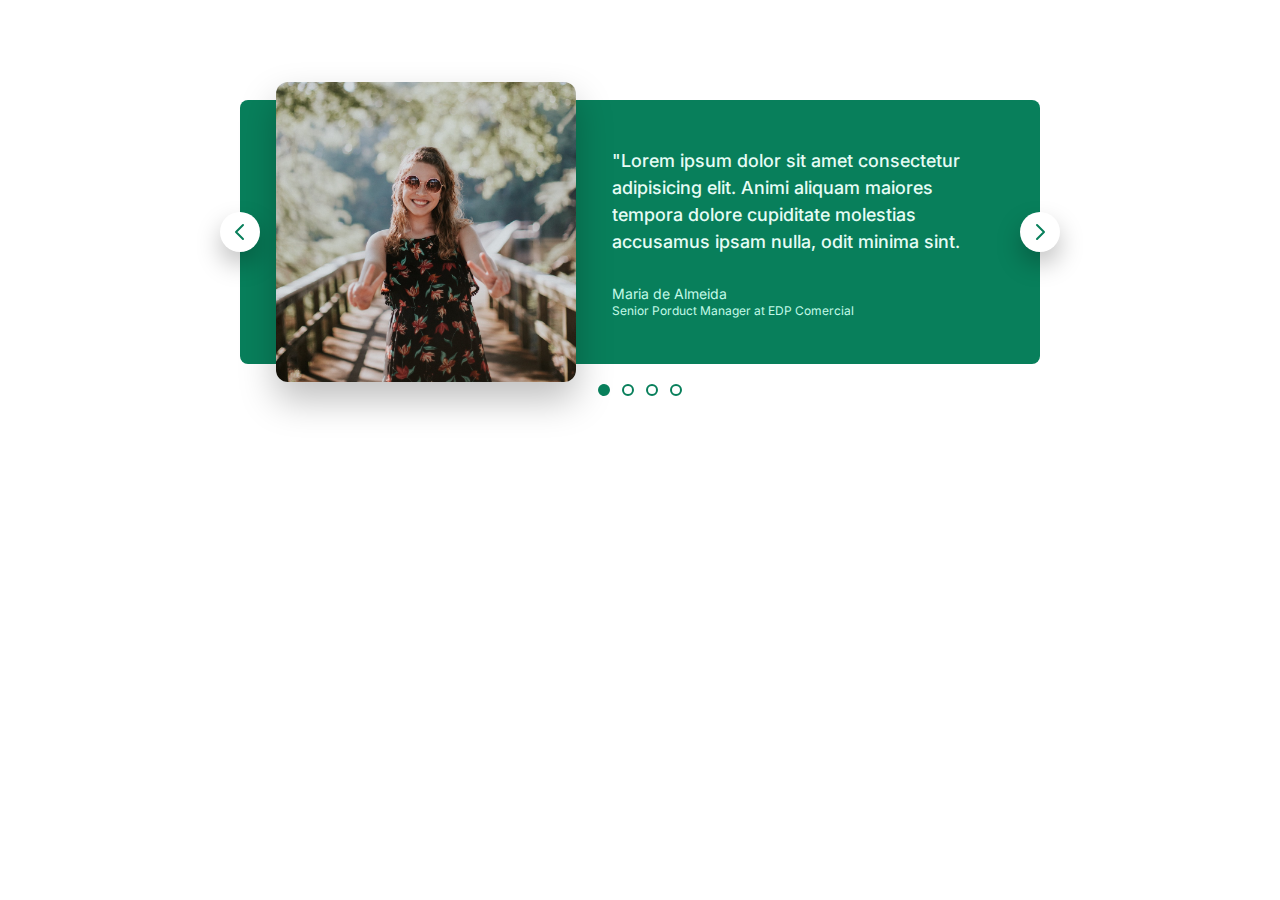
<file: HTML-CSS Components/02-carousel.html>
<!DOCTYPE html>
<html lang="en">
  <head>
    <meta charset="UTF-8" />
    <meta http-equiv="X-UA-Compatible" content="IE=edge" />
    <meta name="viewport" content="width=device-width, initial-scale=1.0" />
    <link
      href="https://fonts.googleapis.com/css2?family=Inter:wght@400;500;700&display=swap"
      rel="stylesheet"
    />
    <title>Carousel Component</title>

    <style>
      /*
      SPACING SYSTEM (px)
      2 / 4 / 8 / 12 / 16 / 24 / 32 / 48 / 64 / 80 / 96 / 128
      
      FONT SIZE SYSTEM (px)
      10 / 12 / 14 / 16 / 18 / 20 / 24 / 30 / 36 / 44 / 52 / 62 / 74 / 86 / 98
      */

      /* 
      MAIN COLOR: #087f5b 
      GREY COLOR: #343a40
      */
      * {
        margin: 0;
        padding: 0;
        box-sizing: border-box;
      }

      body {
        font-family: "Inter", sans-serif;
        color: #343a40;
        line-height: 1;
      }

      .carousel {
        width: 800px;
        margin: 100px auto;
        background-color: #087f5b;
        /* padding: 32px; */
        /* padding-left: 86px; */
        /* padding-right: 48px; */
        padding: 32px 48px 32px 86px;
        border-radius: 8px;
        position: relative;

        display: flex;
        align-items: center;
        gap: 86px;
      }

      img {
        height: 200px;
        border-radius: 8px;
        transform: scale(1.5);
        box-shadow: 0 12px 24px rgba(0, 0, 0, 0.25);
      }

      .testimonial-text {
        font-size: 18px;
        font-weight: 500;
        line-height: 1.5;
        margin-bottom: 32px;
        color: #e6fcf5;
      }

      .testimonial-author {
        font-size: 14px;
        margin-bottom: 4px;
        color: #c3fae8;
      }

      .testimonial-job {
        font-size: 12px;
        color: #c3fae8;
      }

      /* Controls */
      .btn {
        background-color: #fff;
        border: none;
        height: 40px;
        width: 40px;
        border-radius: 50%;
        position: absolute;
        box-shadow: 0 12px 24px rgba(0, 0, 0, 0.25);
        cursor: pointer;

        display: flex;
        align-items: center;
        justify-content: center;
      }

      .btn--left {
        left: 0;
        top: 50%;
        transform: translate(-50%, -50%);
      }

      .btn--right {
        right: 0;
        top: 50%;
        transform: translate(50%, -50%);
      }

      .btn-icon {
        height: 24px;
        width: 24px;
        stroke: #087f5b;
      }

      .dots {
        position: absolute;
        left: 50%;
        bottom: 0;
        transform: translate(-50%, 32px);

        display: flex;
        gap: 12px;
      }

      .dot {
        height: 12px;
        width: 12px;
        background-color: #fff;
        border: 2px solid #087f5b;
        border-radius: 50%;
        cursor: pointer;
      }

      .dot--fill {
        background-color: #087f5b;
      }
    </style>
  </head>
  <body>
    <div class="carousel">
      <img src="maria.jpg" alt="Maria de Almeida" />
      <blockquote class="testimonial">
        <p class="testimonial-text">
          "Lorem ipsum dolor sit amet consectetur adipisicing elit. Animi
          aliquam maiores tempora dolore cupiditate molestias accusamus ipsam
          nulla, odit minima sint.
        </p>
        <p class="testimonial-author">Maria de Almeida</p>
        <p class="testimonial-job">Senior Porduct Manager at EDP Comercial</p>
      </blockquote>
      <button class="btn btn--left">
        <svg
          xmlns="http://www.w3.org/2000/svg"
          class="btn-icon"
          fill="none"
          viewBox="0 0 24 24"
          stroke="currentColor"
          stroke-width="2"
        >
          <path
            stroke-linecap="round"
            stroke-linejoin="round"
            d="M15 19l-7-7 7-7"
          />
        </svg>
      </button>
      <button class="btn btn--right">
        <svg
          xmlns="http://www.w3.org/2000/svg"
          class="btn-icon"
          fill="none"
          viewBox="0 0 24 24"
          stroke="currentColor"
          stroke-width="2"
        >
          <path
            stroke-linecap="round"
            stroke-linejoin="round"
            d="M9 5l7 7-7 7"
          />
        </svg>
      </button>
      <div class="dots">
        <button class="dot dot--fill">&nbsp;</button>
        <button class="dot">&nbsp;</button>
        <button class="dot">&nbsp;</button>
        <button class="dot">&nbsp;</button>
      </div>
    </div>
  </body>
</html>
</file>
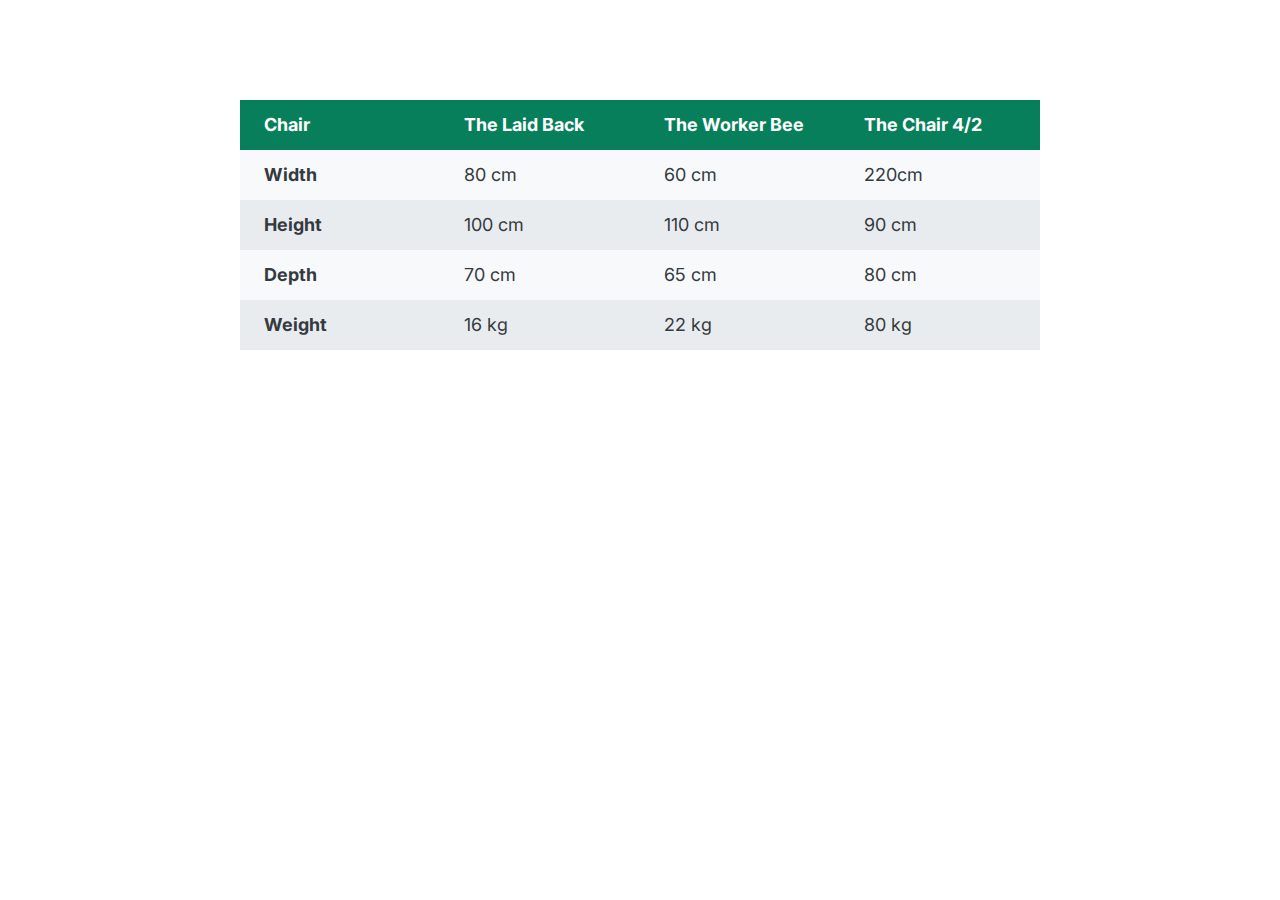
<file: HTML-CSS Components/03-table.html>
<!DOCTYPE html>
<html lang="en">
  <head>
    <meta charset="UTF-8" />
    <meta http-equiv="X-UA-Compatible" content="IE=edge" />
    <meta name="viewport" content="width=device-width, initial-scale=1.0" />
    <link
      href="https://fonts.googleapis.com/css2?family=Inter:wght@400;500;700&display=swap"
      rel="stylesheet"
    />
    <title>Accordion Component</title>

    <style>
      /*
      SPACING SYSTEM (px)
      2 / 4 / 8 / 12 / 16 / 24 / 32 / 48 / 64 / 80 / 96 / 128
      
      FONT SIZE SYSTEM (px)
      10 / 12 / 14 / 16 / 18 / 20 / 24 / 30 / 36 / 44 / 52 / 62 / 74 / 86 / 98
      */

      /* 
      MAIN COLOR: #087f5b 
      GREY COLOR: #343a40
      */
      * {
        margin: 0;
        padding: 0;
        box-sizing: border-box;
      }

      body {
        font-family: "Inter", sans-serif;
        color: #343a40;
        line-height: 1;
        display: flex;
        justify-content: center;
      }

      table {
        width: 800px;
        margin-top: 100px;
        font-size: 18px;
        /* border: 1px solid #343a40; */
        border-collapse: collapse;
      }

      th,
      td {
        /* border: 1px solid #343a40; */
        padding: 16px 24px;
        text-align: left;
      }

      thead tr {
        background-color: #087f5b;
        color: #fff;
      }

      thead th {
        width: 25%;
      }

      tbody tr:nth-child(odd) {
        background-color: #f8f9fa;
      }

      tbody tr:nth-child(even) {
        background-color: #e9ecef;
      }
    </style>
  </head>
  <body>
    <table>
      <thead>
        <tr>
          <th>Chair</th>
          <th>The Laid Back</th>
          <th>The Worker Bee</th>
          <th>The Chair 4/2</th>
        </tr>
      </thead>

      <tbody>
        <tr>
          <th>Width</th>
          <td>80 cm</td>
          <td>60 cm</td>
          <td>220cm</td>
        </tr>
        <tr>
          <th>Height</th>
          <td>100 cm</td>
          <td>110 cm</td>
          <td>90 cm</td>
        </tr>
        <tr>
          <th>Depth</th>
          <td>70 cm</td>
          <td>65 cm</td>
          <td>80 cm</td>
        </tr>
        <tr>
          <th>Weight</th>
          <td>16 kg</td>
          <td>22 kg</td>
          <td>80 kg</td>
        </tr>
      </tbody>
    </table>
  </body>
</html>
</file>
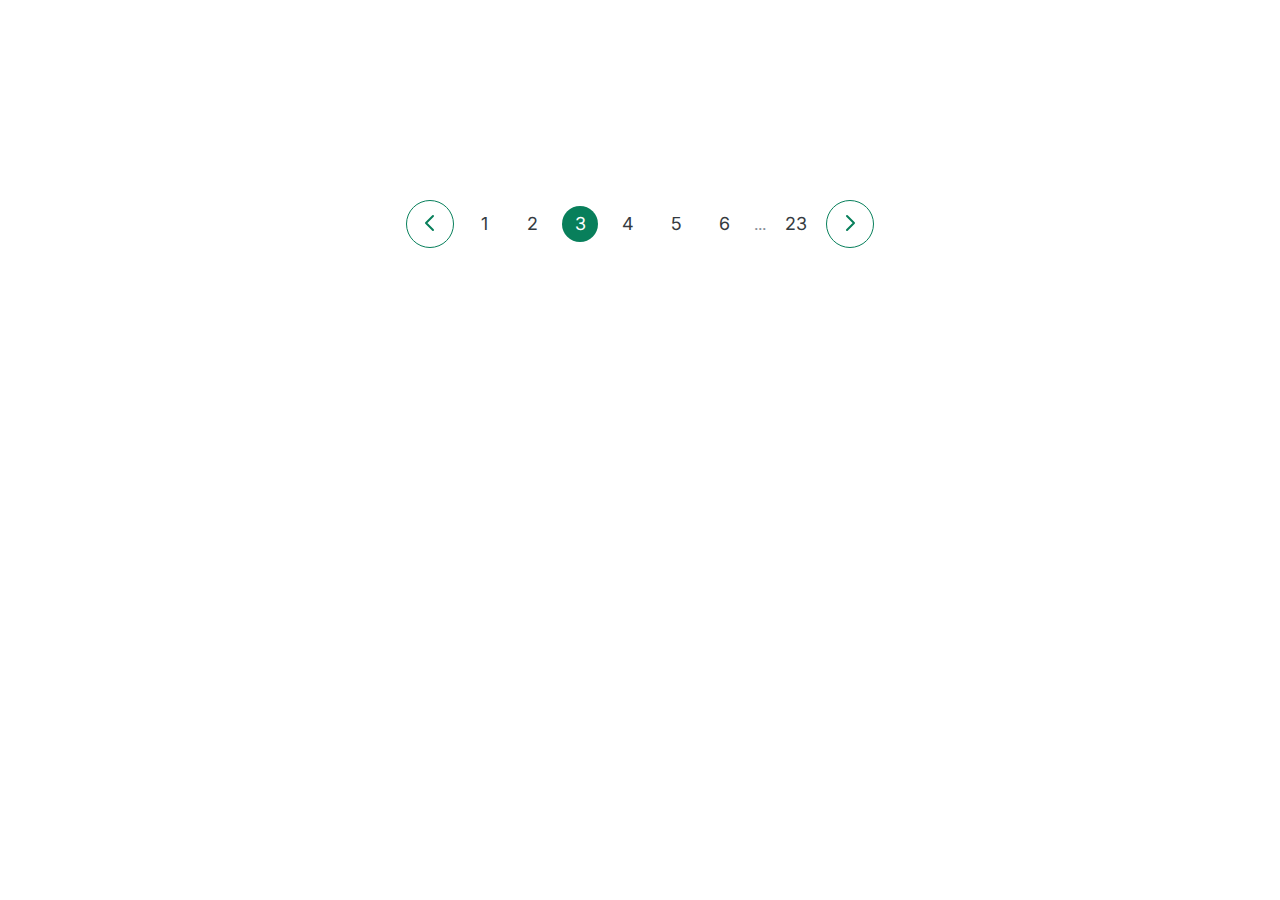
<file: HTML-CSS Components/04-pagination.html>
<!DOCTYPE html>
<html lang="en">
  <head>
    <meta charset="UTF-8" />
    <meta http-equiv="X-UA-Compatible" content="IE=edge" />
    <meta name="viewport" content="width=device-width, initial-scale=1.0" />
    <link
      href="https://fonts.googleapis.com/css2?family=Inter:wght@400;500;700&display=swap"
      rel="stylesheet"
    />
    <title>Accordion Component</title>

    <style>
      /*
      SPACING SYSTEM (px)
      2 / 4 / 8 / 12 / 16 / 24 / 32 / 48 / 64 / 80 / 96 / 128
      
      FONT SIZE SYSTEM (px)
      10 / 12 / 14 / 16 / 18 / 20 / 24 / 30 / 36 / 44 / 52 / 62 / 74 / 86 / 98
      */

      /* 
      MAIN COLOR: #087f5b 
      GREY COLOR: #343a40
      */
      * {
        margin: 0;
        padding: 0;
        box-sizing: border-box;
      }

      body {
        font-family: "Inter", sans-serif;
        color: #343a40;
        line-height: 1;
        display: flex;
        justify-content: center;
      }

      .pagination {
        display: flex;
        align-items: center;
        gap: 12px;
        margin-top: 200px;
      }

      .btn {
        border: 1px solid #087f5b;
        height: 48px;
        width: 48px;
        border-radius: 50%;
        background-color: #fff;
        cursor: pointer;
      }

      .btn:hover {
        background-color: #087f5b;
      }

      .btn:hover .btn-icon {
        stroke: #fff;
      }

      .btn-icon {
        height: 24px;
        width: 24px;
        stroke: #087f5b;
      }

      .page-link:link,
      .page-link:visited {
        font-size: 18px;
        color: #343a40;
        text-decoration: none;
        height: 36px;
        width: 36px;
        border-radius: 50%;
        display: flex;
        align-items: center;
        justify-content: center;
      }

      .page-link:hover,
      .page-link:active,
      .page-link.page-link--current {
        background-color: #087f5b;
        color: #fff;
      }

      .dots {
        color: #868e96;
      }
    </style>
  </head>
  <body>
    <div class="pagination">
      <button class="btn btn--left">
        <svg
          xmlns="http://www.w3.org/2000/svg"
          class="btn-icon"
          fill="none"
          viewBox="0 0 24 24"
          stroke="currentColor"
          stroke-width="2"
        >
          <path
            stroke-linecap="round"
            stroke-linejoin="round"
            d="M15 19l-7-7 7-7"
          />
        </svg>
      </button>
      <a href="#" class="page-link"> 1</a>
      <a href="#" class="page-link"> 2</a>
      <a href="#" class="page-link page-link--current"> 3</a>
      <a href="#" class="page-link"> 4</a>
      <a href="#" class="page-link"> 5</a>
      <a href="#" class="page-link"> 6</a>
      <span class="dots">...</span>
      <a href="#" class="page-link"> 23</a>
      <button class="btn btn--right">
        <svg
          xmlns="http://www.w3.org/2000/svg"
          class="btn-icon"
          fill="none"
          viewBox="0 0 24 24"
          stroke="currentColor"
          stroke-width="2"
        >
          <path
            stroke-linecap="round"
            stroke-linejoin="round"
            d="M9 5l7 7-7 7"
          />
        </svg>
      </button>
    </div>
  </body>
</html>
</file>
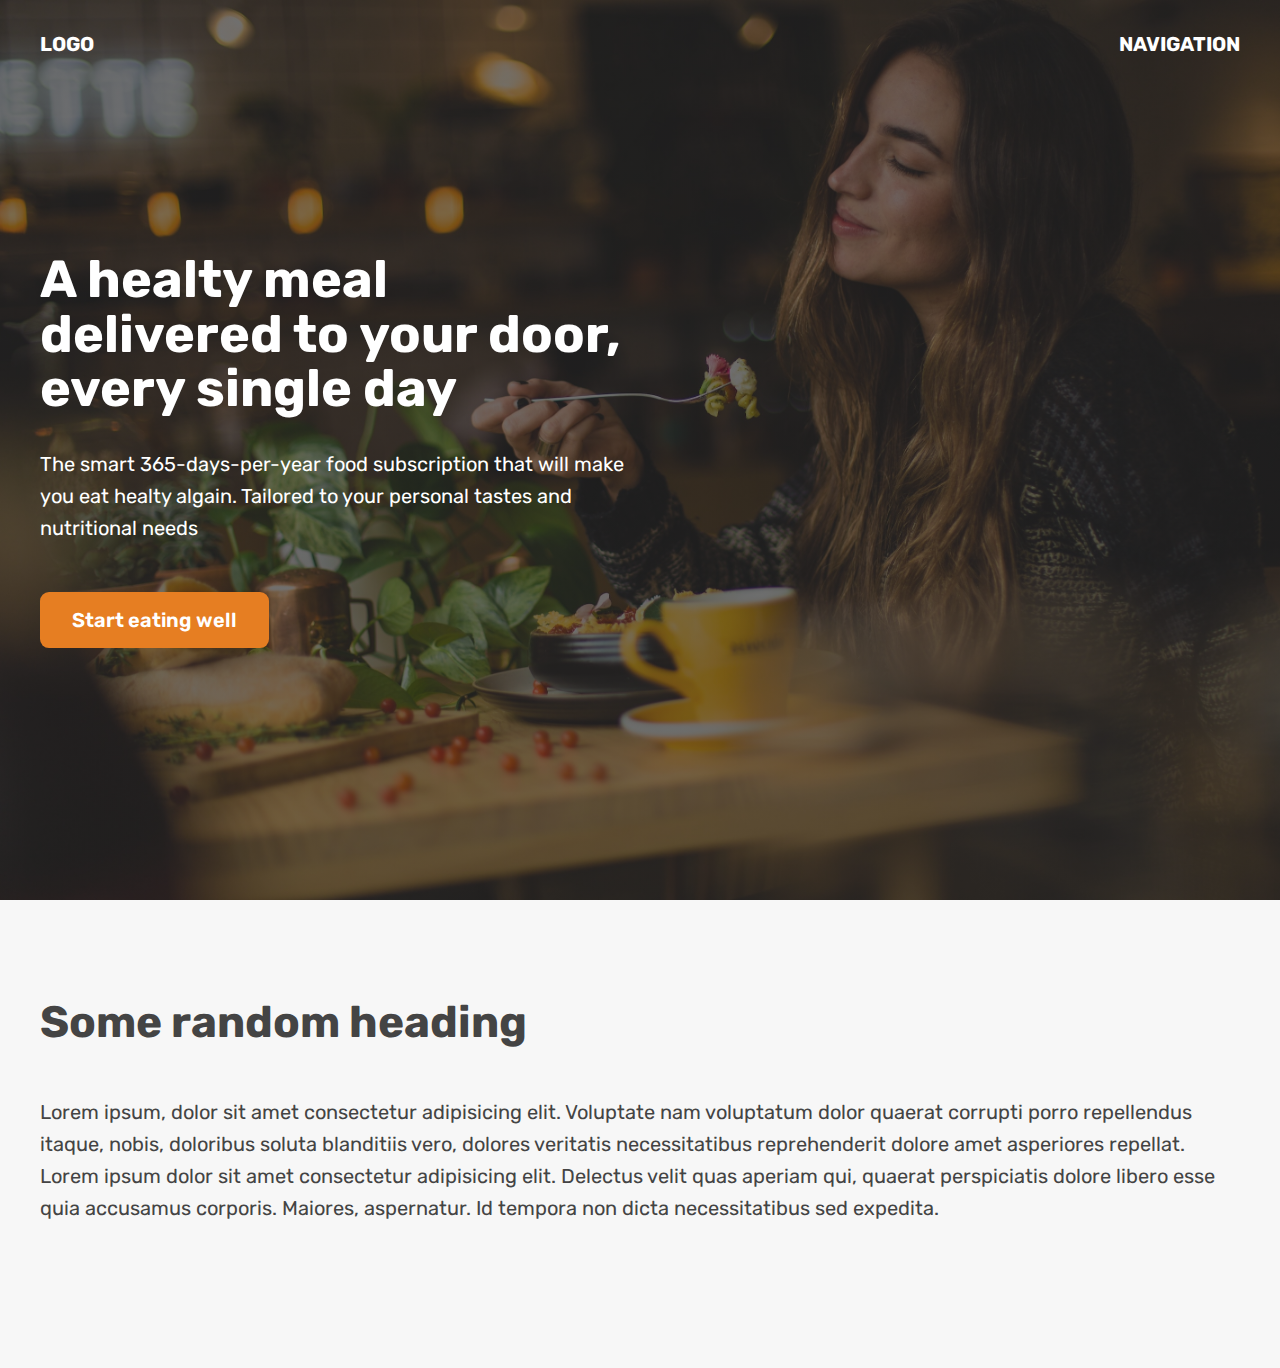
<file: HTML-CSS Components/05-hero.html>
<!DOCTYPE html>
<html lang="en">
  <head>
    <meta charset="UTF-8" />
    <meta http-equiv="X-UA-Compatible" content="IE=edge" />
    <meta name="viewport" content="width=device-width, initial-scale=1.0" />
    <title>Omnifood Hero Section</title>
    <link rel="preconnect" href="https://fonts.googleapis.com" />
    <link rel="preconnect" href="https://fonts.gstatic.com" crossorigin />
    <link
      href="https://fonts.googleapis.com/css2?family=Rubik:wght@400;600;700&display=swap"
      rel="stylesheet"
    />
    <style>
      * {
        margin: 0;
        padding: 0;
        box-sizing: border-box;
      }

      html {
        font-family: "Rubik", sans-serif;
        color: #444;
      }

      .container {
        margin: 0 auto;
        width: 1200px;
      }

      header {
        /* background-color: orangered; */
        height: 100vh;
        position: relative;

        background-image: linear-gradient(
            rgba(34, 34, 34, 0.6),
            rgba(34, 34, 34, 0.6)
          ),
          url(hero.jpg);
        background-size: cover;
        color: #fff;
      }

      nav {
        font-size: 20px;
        font-weight: 700;
        display: flex;
        justify-content: space-between;
        padding-top: 32px;
        /* background-color: green; */
      }

      .header-container {
        width: 1200px;
        position: absolute;
        left: 50%;
        top: 50%;

        transform: translate(-50%, -50%);
        /* background-color: violet; */

        /* text-align: center; */
      }

      .header-container-inner {
        width: 50%;
        /* background-color: blue; */
      }

      h1 {
        font-size: 52px;
        margin-bottom: 32px;
        line-height: 1.05;
      }

      p {
        font-size: 20px;
        line-height: 1.6;
        margin-bottom: 48px;
      }

      .btn:link,
      .btn:visited {
        font-size: 20px;
        font-weight: 600;
        background-color: #e67e22;
        color: #fff;
        text-decoration: none;
        display: inline-block;
        padding: 16px 32px;
        border-radius: 9px;
      }

      h2 {
        font-size: 44px;
        margin-bottom: 48px;
      }

      section {
        padding: 96px 0;
        background-color: #f7f7f7;
      }
    </style>
  </head>
  <body>
    <header>
      <nav class="container">
        <div>LOGO</div>
        <div>NAVIGATION</div>
      </nav>

      <div class="header-container">
        <div class="header-container-inner">
          <h1>A healty meal delivered to your door, every single day</h1>
          <p>
            The smart 365-days-per-year food subscription that will make you eat
            healty algain. Tailored to your personal tastes and nutritional
            needs
          </p>
          <a href="#" class="btn">Start eating well </a>
        </div>
      </div>
    </header>

    <section>
      <div class="container">
        <h2>Some random heading</h2>
        <p>
          Lorem ipsum, dolor sit amet consectetur adipisicing elit. Voluptate
          nam voluptatum dolor quaerat corrupti porro repellendus itaque, nobis,
          doloribus soluta blanditiis vero, dolores veritatis necessitatibus
          reprehenderit dolore amet asperiores repellat. Lorem ipsum dolor sit
          amet consectetur adipisicing elit. Delectus velit quas aperiam qui,
          quaerat perspiciatis dolore libero esse quia accusamus corporis.
          Maiores, aspernatur. Id tempora non dicta necessitatibus sed expedita.
        </p>
      </div>
    </section>
  </body>
</html>
</file>
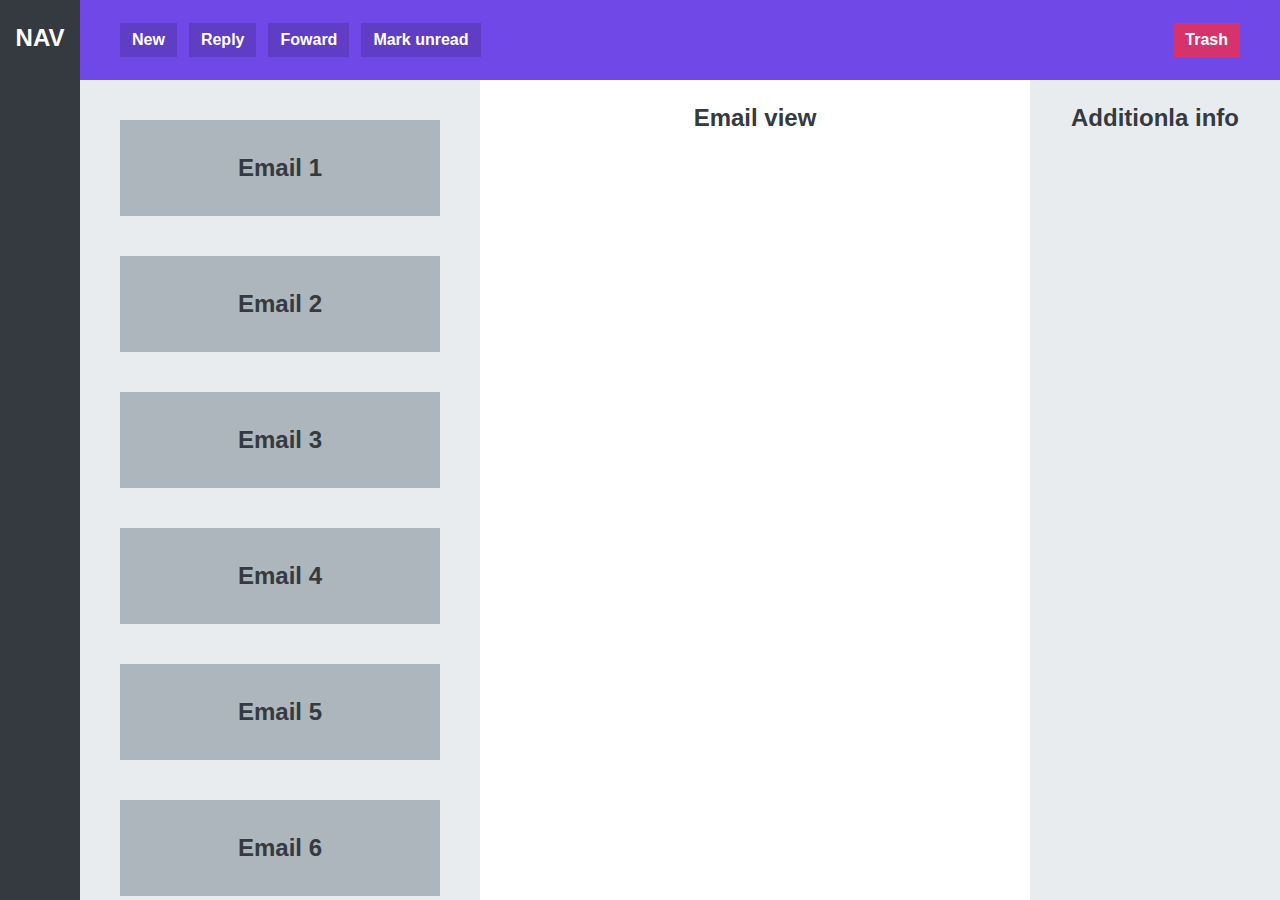
<file: HTML-CSS Components/06-app-layout.html>
<!DOCTYPE html>
<html lang="en">
  <head>
    <meta charset="UTF-8" />
    <meta http-equiv="X-UA-Compatible" content="IE=edge" />
    <meta name="viewport" content="width=device-width, initial-scale=1.0" />
    <title>App Layout</title>
    <style>
      * {
        margin: 0;
        padding: 0;
        box-sizing: border-box;
      }

      body {
        font-family: sans-serif;
        color: #343a40;
        font-size: 24px;
        height: 100vh;
        text-align: center;
        font-weight: bold;

        display: grid;
        grid-template-columns: 80px 400px 1fr 250px;
        grid-template-rows: 80px 1fr;
      }

      nav,
      section,
      main,
      aside {
        padding-top: 24px;
      }

      nav {
        background-color: #343a40;
        color: #fff;
        grid-row: 1 / -1;
      }

      menu {
        background-color: #7048e8;
        color: #fff;
        grid-column: 2 / -1;
        display: flex;
        align-items: center;
        gap: 12px;
        padding: 0 40px;
      }

      button:last-child {
        background-color: #d6336c;
        margin-left: auto;
      }

      button {
        display: inline-block;
        font-size: 16px;
        font-weight: bold;
        background-color: #5f3dc4;
        border: none;
        cursor: pointer;
        color: #fff;
        padding: 8px 12px;
      }

      section {
        background-color: #e9ecef;
        padding: 40px;

        overflow: scroll;

        display: flex;
        flex-direction: column;
        gap: 40px;
      }

      .email {
        background-color: #adb5bd;
        height: 96px;
        flex-shrink: 0;

        display: flex;
        align-items: center;
        justify-content: center;
      }

      aside {
        background-color: #e9ecef;
      }
    </style>
  </head>
  <body>
    <nav>NAV</nav>
    <menu>
      <button>New</button>
      <button>Reply</button>
      <button>Foward</button>
      <button>Mark unread</button>
      <button>Trash</button>
    </menu>
    <section>
      <div class="email">Email 1</div>
      <div class="email">Email 2</div>
      <div class="email">Email 3</div>
      <div class="email">Email 4</div>
      <div class="email">Email 5</div>
      <div class="email">Email 6</div>
      <div class="email">Email 7</div>
      <div class="email">Email 8</div>
      <div class="email">Email 9</div>
      <div class="email">Email 10</div>
    </section>
    <main>Email view</main>
    <aside>Additionla info</aside>
  </body>
</html>
</file>
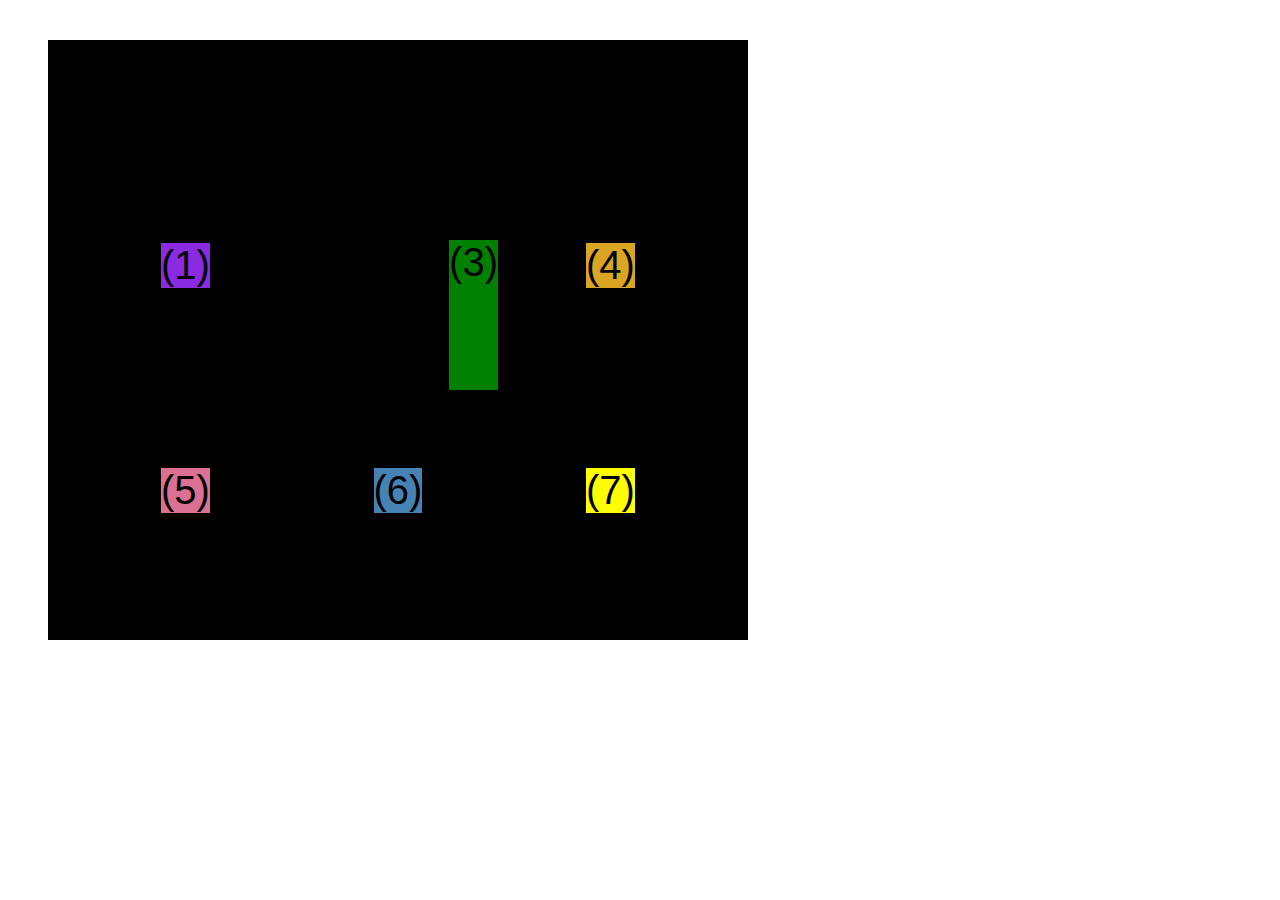
<file: HTML-CSS exercise/03-CSS-Fundamentals/css-grid.html>
<!DOCTYPE html>
<html lang="en">
  <head>
    <meta charset="UTF-8" />
    <meta http-equiv="X-UA-Compatible" content="IE=edge" />
    <meta name="viewport" content="width=device-width, initial-scale=1.0" />
    <title>CSS Grid</title>
    <style>
      .el--1 {
        background-color: blueviolet;
      }
      .el--2 {
        background-color: orangered;
      }
      .el--3 {
        background-color: green;
        height: 150px;
      }
      .el--4 {
        background-color: goldenrod;
      }
      .el--5 {
        background-color: palevioletred;
      }
      .el--6 {
        background-color: steelblue;
      }
      .el--7 {
        background-color: yellow;
      }
      .el--8 {
        background-color: crimson;
      }

      .container--1 {
        /* STARTER */
        font-family: sans-serif;
        background-color: #ddd;
        font-size: 30px;
        margin: 40px;

        /* CSS GRID */
        display: grid;
        /* grid-template-columns: 250px 250px 1fr 1fr;*/
        /* grid-template-rows: 300px 200px; */
        /* grid-template-columns: 1fr 1fr 1fr 1fr; */
        grid-template-columns: repeat(4, 1fr);
        grid-template-rows: 1fr 1fr;
        /* height: 500px; */

        /* gap: 25px; */
        column-gap: 20px;
        row-gap: 40px;

        display: none;
      }

      .el--8 {
        grid-column: 2 / 3;
        grid-row: 1 / 2;
      }

      .el--2 {
        /* grid-column: 1 / 3; */
        grid-column: 1 / span 2;
        grid-row: 2 / 3;
      }
      .container--2 {
        /* STARTER */
        font-family: sans-serif;
        background-color: black;
        font-size: 40px;
        margin: 40px;

        width: 700px;
        height: 600px;

        /* CSS GRID */
        display: grid;
        grid-template-columns: 125px 200px 125px;
        grid-template-rows: 250px 100px;
        gap: 50px;

        /* Aligning tracls inside container:
        distribute empty space */
        justify-content: center;
        /* justify-content: space-between; */

        align-content: center;

        /* Aligning items INSIDE cells: moving items 
        aroung inside cells */
        align-items: center;
        justify-items: center;
      }

      .el--3 {
        align-self: end;
        justify-self: end;
      }
    </style>
  </head>
  <body>
    <div class="container--1">
      <div class="el el--1">(1) HTML</div>
      <div class="el el--2">(2) and</div>
      <div class="el el--3">(3) CSS</div>
      <div class="el el--4">(4) are</div>
      <div class="el el--5">(5) amazing</div>
      <div class="el el--6">(6) languages</div>
      <!-- <div class="el el--7">(7) to</div> -->
      <div class="el el--8">(8) learn</div>
    </div>

    <div class="container--2">
      <div class="el el--1">(1)</div>
      <div class="el el--3">(3)</div>
      <div class="el el--4">(4)</div>
      <div class="el el--5">(5)</div>
      <div class="el el--6">(6)</div>
      <div class="el el--7">(7)</div>
    </div>
  </body>
</html>
</file>
<file: Challenge UDEMY/style.css>
* {
  margin: 0;
  padding: 0;
  box-sizing: border-box;
}

body {
  font-family: sans-serif;
  line-height: 1.4;
}

/* PRODUCT */
.product {
  border: 4px solid black;
  width: 825px;
  margin: 50px auto;
  position: relative;

  display: grid;
  grid-template-columns: 250px 1fr 1fr;
  column-gap: 40px;
}

.product-title {
  text-align: center;
  font-size: 22px;
  text-transform: uppercase;
  background-color: #f7f7f7;
  padding: 15px;
  grid-column: 1 / -1;
}

/* PRODUCT INFORMATION */
.product-info {
  /*  (825 - 8 - 250 - 80) / 2  */
  /*   width: 243px; */
  flex: 1;
  margin-top: 20px;
}

.product-price {
  display: flex;
  justify-content: space-between;
  align-items: center;
  margin-bottom: 20px;
}

.price {
  font-size: 24px;
}

.shipping {
  font-size: 12px;
  text-transform: uppercase;
  font-weight: bold;
  color: #777;
}

.sale {
  background-color: #ec2f2f;
  color: #fff;
  font-size: 12px;
  text-transform: uppercase;
  font-weight: bold;
  letter-spacing: 2px;
  padding: 7px 15px;
  display: inline-block;
  position: absolute;
  top: -17px;
  left: -38px;

  /*   width: 40px;
  text-align: center; */
}

.product-description {
  margin-bottom: 10px;
}

.more-info:link,
.more-info:visited {
  color: black;
  margin-bottom: 30px;
  display: inline-block;
}

.more-info:hover,
.more-info:active {
  text-decoration: none;
}

.product-colors {
  display: flex;
  gap: 10px;
}

.color {
  background-color: #000;
  height: 22px;
  width: 22px;
}

.color-blue {
  background-color: #2f6ee2;
}
.color-red {
  background-color: #ec2f2f;
}
.color-yellow {
  background-color: #f0bf1e;
}
.color-green {
  background-color: #90cc20;
}
.color-brown {
  background-color: #885214;
}

/* PRODUCT DETAILS */
.product-details {
  /*   width: 243px; */
  margin-top: 20px;
  flex: 1;
}

.details-title {
  text-transform: uppercase;
  font-size: 16px;
  margin-bottom: 15px;
}

.details-list {
  list-style: square;
  margin-left: 20px;
}

.details-list li {
  margin-bottom: 10px;
}

/* BUTTON */
.add-cart {
  background-color: #000;
  border: none;
  color: #fff;
  font-size: 20px;
  text-transform: uppercase;
  cursor: pointer;
  padding: 15px;
  width: 100%;
  border-top: 4px solid black;
  grid-column: 1 / -1;
}

.add-cart:hover {
  color: #000;
  background-color: #fff;
}
</file>
<file: HTML-CSS Design/style.css>
/*
SPACING SYSTEM (px)
2 / 4 / 8 / 12 / 16 / 24 / 32 / 48 / 64 / 80 / 96 / 128

FONT SIZE SYSTEM (px)
10 / 12 / 14 / 16 / 18 / 20 / 24 / 30 / 36 / 44 / 52 / 62 / 74 / 86 / 98
*/

/* 
MAIN COLOR: #087f5b 
GREY COLOR: #343a40
*/
* {
  margin: 0;
  padding: 0;
  box-sizing: border-box;
}

/* ------------------------ */
/* GENERAL STYLES */
/* ------------------------ */
body {
  font-family: "Inter", sans-serif;
  color: #343a40;
  border-bottom: 8px solid #087f5b;
}

.container {
  width: 960px;
  margin: 0 auto;
}

header,
section {
  margin-bottom: 96px;
}

h2 {
  margin-bottom: 48px;
  font-size: 36px;
  line-height: 1.1;
  letter-spacing: -0.5px;
}

.grid-3-cols {
  display: grid;
  grid-template-columns: repeat(3, 1fr);
  column-gap: 80px;
}

.btn:link,
.btn:visited {
  background-color: #087f5b;
  color: #fff;
  text-decoration: none;
  text-transform: uppercase;
  font-weight: 500;
  display: inline-block;
  border-radius: 100px;
}

.btn:hover,
.btn:active {
  background-color: #099268;
}

.btn--big {
  font-size: 18px;
  padding: 16px 32px;
}

.btn--small {
  font-size: 14px;
  padding: 8px 12px;
}

/* ------------------------ */
/* COMPONENT STYLES */
/* ------------------------ */

/* HEADER */
header {
  display: grid;
  grid-template-columns: repeat(2, 1fr);
  column-gap: 80px;
  margin-top: 64px;
}

.header-text-box {
  align-self: center;
}

h1 {
  margin-bottom: 24px;
  font-size: 44px;
  line-height: 1.1;
  letter-spacing: -1px;
  /* text-shadow: 0 5px 5px rgba(0, 0, 0, 0.2); */
}

.header-text {
  margin-bottom: 32px;
  font-size: 18px;
  line-height: 1.7;
}

img {
  width: 100%;
  border-radius: 12px;
}

/* FEATURES */
.features-icon {
  stroke: #087f5b;
  width: 32px;
  height: 32px;
  margin-bottom: 24px;
}

.features-title {
  margin-bottom: 16px;
  font-size: 20px;
}

.features-text {
  font-size: 18px;
  line-height: 1.7;
}

/* TESTIMONIAL */
.testimonial-section {
  background-color: #087f5b;
  color: #fff;
  padding: 24px;
  border-radius: 12px;
}

.testimonial-box {
  grid-column: 2 / -1;
  align-self: center;
}

.testimonial-box h2 {
  margin-bottom: 24px;
  font-size: 24px;
}

.testimonial-text {
  font-style: italic;
  margin-bottom: 24px;
  font-size: 18px;
  line-height: 1.7;
  color: #e6fcf5;
}

.testimonial-author {
  color: #c3fae8;
}

/* CHAIRS */
.chair {
  box-shadow: 0 20px 30px 0 rgba(0, 0, 0, 0.1);
  border-radius: 12px;
}

.chair img {
  border-bottom-left-radius: 0;
  border-bottom-right-radius: 0;
}

.chair-box {
  padding: 32px;
}

h3 {
  margin-bottom: 24px;
  font-size: 20px;
}

.chair-details {
  list-style: none;
  margin-bottom: 48px;
}

.chair-details li {
  display: flex;
  align-items: center;
  gap: 12px;
  margin-bottom: 16px;
}

.chair-details li:last-child {
  margin-bottom: 0;
}

.chair-icon {
  stroke: #087f5b;
  width: 24px;
  height: 24px;
}

.chair-price {
  display: flex;
  justify-content: space-between;
  align-items: center;
  font-size: 20px;
}

footer {
  margin-bottom: 48px;
  font-size: 14px;
  color: #495057;
}
</file>
<file: HTML-CSS exercise/03-CSS-Fundamentals/style.css>
* {
  margin: 0;
  padding: 0;
  box-sizing: border-box;
}

body {
  color: #444;
  font-family: sans-serif;
  border-top: 10px solid #1098ad;
  position: relative;
}

.container {
  width: 1200px;
  /* margin-left: auto;
  margin-right: auto; */
  margin: 0 auto;
}

.main-header {
  background-color: #f7f7f7;
  /* padding: 20px;
  padding-left: 40px;
  padding-right: 40px; */
  padding: 20px 40px;
  /* margin-bottom: 60px; */
  /* height: 80px; */
}

nav {
  font-size: 18px;
}

article {
  /* margin-bottom: 60px; */
}

.post-header {
  margin-bottom: 40px;
}

aside {
  background-color: #f7f7f7;
  border-top: 5px solid #1098ad;
  border-bottom: 5px solid #1098ad;
  padding: 50px 40px;
}

h1,
h2,
h3 {
  color: #1098ad;
}

h1 {
  font-size: 26px;
  text-transform: uppercase;
  font-style: italic;
}

h2 {
  font-size: 40px;
  margin-bottom: 30px;
}

h3 {
  font-size: 30px;
  margin-bottom: 20px;
  margin-top: 40px;
}

h4 {
  font-size: 20px;
  text-transform: uppercase;
  text-align: center;
  margin-bottom: 30px;
}

p {
  font-size: 22px;
  line-height: 1.5;
  margin-bottom: 15px;
}

ul,
ol {
  margin-left: 50px;
  margin-bottom: 20px;
}

li {
  font-size: 20px;
  margin-bottom: 10px;
}

li:last-child {
  margin-bottom: 0;
}

/* footer p {
  font-size: 16px;
} */

/*article header p {
  font-style: italic;
}*/

#author {
  font-style: italic;
  font-size: 18px;
}

#copyright {
  font-size: 16px;
}

.related-author {
  font-size: 18px;
  font-weight: bold;
}

.related {
  list-style: none;
  margin-left: 0;
}

/* .first-li {
  font-weight: bold;
} */

li:first-child {
  font-weight: bold;
}

li:last-child {
  font-style: italic;
}

/* li:nth-child(even) {
  color: red; 
} */

/* Ovo ne radi proba je bila */
article p:first-child {
  color: red;
}

/* Styling links */
a:link {
  color: #1098ad;
  text-decoration: none;
}

a:visited {
  color: #1098ad;
}

a:hover {
  color: orange;
  font-weight: bold;
  text-decoration: underline orangered;
}

a:active {
  background-color: black;
  font-style: italic;
}

.post-img {
  width: 100%;
  height: auto;
}

nav a:link {
  /* background-color: orangered;
  margin: 20px;
  padding: 20px;
  display: block; */
  margin-right: 30px;
  /* margin-top: 10px; */
  display: inline-block;
}

nav a:link:last-child {
  margin-right: 0;
}

button {
  font-size: 22px;
  padding: 20px;
  cursor: pointer;
  position: absolute;
  bottom: 50px;
  right: 50px;
}

h1::first-letter {
  font-style: normal;
  margin-right: 5px;
}

/* h3 + p::first-line {
  color: red;
} */

h2 {
  /* background-color: orange; */
  position: relative;
}

h2::after {
  content: "TOP";
  background-color: #ffe70e;
  color: #000;
  font-size: 16px;
  font-weight: bold;
  display: inline-block;
  padding: 5px 10px;
  position: absolute;
  top: -15px;
  right: -25px;
}
/* h2::first-letter {
  font-size: 80px;
} */

/* FLOATS */
/* 
.author-img {
  float: left;
  margin-bottom: 20px;
}

.author {
  margin-top: 10px;
  float: left;
  margin-left: 20px;
}

h1 {
  float: left;
}

nav {
  float: right;
}

.clear {
  clear: both;
}

.clearfix::after {
  clear: both;
  content: "";
  display: block;
}

article {
  width: 825px;
  float: left;
}
aside {
  width: 300px;
  float: right;
}

footer {
  clear: both;
}
 */

/* FLEXBOX */
.main-header {
  display: flex;
  align-items: center;
  justify-content: space-between;
}

.author-box {
  display: flex;
  align-items: center;
  margin-bottom: 15px;
}

.author {
  margin-bottom: 0;
  margin-left: 15px;
}

.related-post {
  display: flex;
  align-items: center;
  gap: 20px;
  margin-bottom: 30px;
}

.related-author {
  margin-bottom: 0;
  font-size: 14px;
  font-weight: normal;
  font-style: italic;
}

.related-link:link {
  font-size: 17pxs;
  font-weight: bold;
  font-style: normal;
  margin-bottom: 5px;
  display: block;
}

/* FLEXBOX LAYOUT */
/* .row {
  display: flex;
  align-items: flex-start;
  gap: 75px;
  margin-bottom: 60px;
}

article {
  flex: 1;
}
aside {
  flex: 0 0 300px;
} */

/* CSS GRID LAYOUT */
.container {
  display: grid;
  grid-template-columns: 1fr 300px;
  column-gap: 75px;
  row-gap: 60px;
  align-items: start;
}

.main-header {
  grid-column: 1 / span 2;
  grid-column: 1/ -1;
}

article {
}

aside {
}

footer {
  /* background-color: #1098ad; */
  grid-column: 1 / -1;
}
</file>
<file: HTML-CSS exercise/04-CSS-Layouts/style.css>
* {
  /* border-top: 10px solid #1098ad; */
  margin: 0;
  padding: 0;
  box-sizing: border-box;
}

/* PAGE SECTIONS */
body {
  color: #444;
  font-family: sans-serif;

  border-top: 10px solid #1098ad;
  position: relative;
}

.container {
  width: 1200px;
  /* margin-left: auto;
  margin-right: auto; */
  margin: 0 auto;
}

.main-header {
  background-color: #f7f7f7;
  /* padding: 20px;
  padding-left: 40px;
  padding-right: 40px; */
  padding: 20px 40px;
  /* margin-bottom: 60px; */
  /* height: 80px; */
}

nav {
  font-size: 18px;
  /* text-align: center; */
}

article {
  /* margin-bottom: 60px; */
}

.post-header {
  margin-bottom: 40px;
  /* position: relative; */
}

aside {
  background-color: #f7f7f7;
  border-top: 5px solid #1098ad;
  border-bottom: 5px solid #1098ad;
  padding: 50px 40px;
}

/* SMALLER ELEMENTS */
h1,
h2,
h3 {
  color: #1098ad;
}

h1 {
  font-size: 26px;
  text-transform: uppercase;
  font-style: italic;
}

h2 {
  font-size: 40px;
  margin-bottom: 30px;
}

h3 {
  font-size: 30px;
  margin-bottom: 20px;
  margin-top: 40px;
}

h4 {
  font-size: 20px;
  text-transform: uppercase;
  text-align: center;
  margin-bottom: 30px;
}

p {
  font-size: 22px;
  line-height: 1.5;
  margin-bottom: 15px;
}

ul,
ol {
  margin-left: 50px;
  margin-bottom: 20px;
}

li {
  font-size: 20px;
  margin-bottom: 10px;
  /* display: inline; */
}

li:last-child {
  margin-bottom: 0;
}

/* footer p {
  font-size: 16px;
} */

/* article header p {
  font-style: italic;
} */

#author {
  font-style: italic;
  font-size: 18px;
}

#copyright {
  font-size: 16px;
}

.related-author {
  font-size: 18px;
  font-weight: bold;
}

/* ul {
  list-style: none;
} */

.related {
  list-style: none;
  margin-left: 0;
}

body {
  /* background-color: orangered; */
}

/* .first-li {
  font-weight: bold;
} */

li:first-child {
  font-weight: bold;
}

li:last-child {
  font-style: italic;
}

li:nth-child(even) {
  /* color: red; */
}

/* Misconception: this won't work! */
article p:first-child {
  color: red;
}

/* Styling links */
a:link {
  color: #1098ad;
  text-decoration: none;
}

a:visited {
  /* color: #777; */
  color: #1098ad;
}

a:hover {
  color: orangered;
  font-weight: bold;
  text-decoration: underline orangered;
}

a:active {
  background-color: black;
  font-style: italic;
}
/* LVHA */

.post-img {
  width: 100%;
  height: auto;
}

nav a:link {
  /* background-color: orangered;
  margin: 20px;
  padding: 20px;

  display: block; */

  margin-right: 30px;
  display: inline-block;
}

nav a:link:last-child {
  margin-right: 0;
}

button {
  font-size: 22px;
  padding: 20px;
  cursor: pointer;

  position: absolute;
  /* top: 50px;
  left: 50px; */
  bottom: 50px;
  right: 50px;
}

h1::first-letter {
  font-style: normal;
  margin-right: 5px;
}

h3 + p::first-line {
  /* color: red; */
}

h2 {
  /* background-color: orange; */
  position: relative;
}

h2::before {
  content: "TOP";
  background-color: #ffe70e;
  color: #444;
  font-size: 16px;
  font-weight: bold;
  display: inline-block;
  padding: 5px 10px;
  position: absolute;
  top: -10px;
  right: -25px;
}

/* Resolving conflicts */
/* #copyright {
  color: red;
}

.copyright {
  color: blue;
}

.text {
  color: yellow;
}

footer p {
  color: green !important;
} */

/* nav a:link,
nav p {
  font-size: 18px;
} */

/* FLOATS */
/*
.author-img {
  float: left;
  margin-bottom: 20px;
}

.author {
  float: left;
  margin-top: 10px;
  margin-left: 20px;
}

h1 {
  float: left;
}

nav {
  float: right;
}

.clear {
  clear: both;
}

.clearfix::after {
  clear: both;
  content: "";
  display: block;
}

article {
  width: 825px;
  float: left;
}

aside {
  width: 300px;
  float: right;
}

footer {
  clear: both;
}
*/

/* FLEXBOX */
.main-header {
  display: flex;
  align-items: center;
  justify-content: space-between;
}

.author-box {
  display: flex;
  align-items: center;
  margin-bottom: 15px;
}

.author {
  margin-bottom: 0;
  margin-left: 15px;
}

.related-post {
  display: flex;
  align-items: center;
  gap: 20px;
  margin-bottom: 30px;
}

.related-link:link {
  font-size: 17px;
  font-weight: bold;
  font-style: normal;
  margin-bottom: 5px;
  display: block;
}

.related-author {
  margin-bottom: 0;
  font-size: 14px;
  font-weight: normal;
  font-style: italic;
}

/* FLEXBOX LAYOUT */
/* .row {
  display: flex;
  align-items: flex-start;
  gap: 75px;
  margin-bottom: 60px;
}

article {
  flex: 1;
  margin-bottom: 0;
}

aside {
  
  DEFAULTS:
  flex-grow: 0;
  flex-shrink: 1;
  flex-basis: auto;

  flex: 0 0 300px;
} */

/* CSS GRID LAYOUT */
.container {
  display: grid;
  grid-template-columns: 1fr 300px;
  column-gap: 75px;
  row-gap: 60px;
  align-items: start;
}

.main-header {
  /* grid-column: 1 / span 2; */
  grid-column: 1 / -1;
}

article {
}

aside {
}

footer {
  grid-column: 1 / -1;
}
</file>
